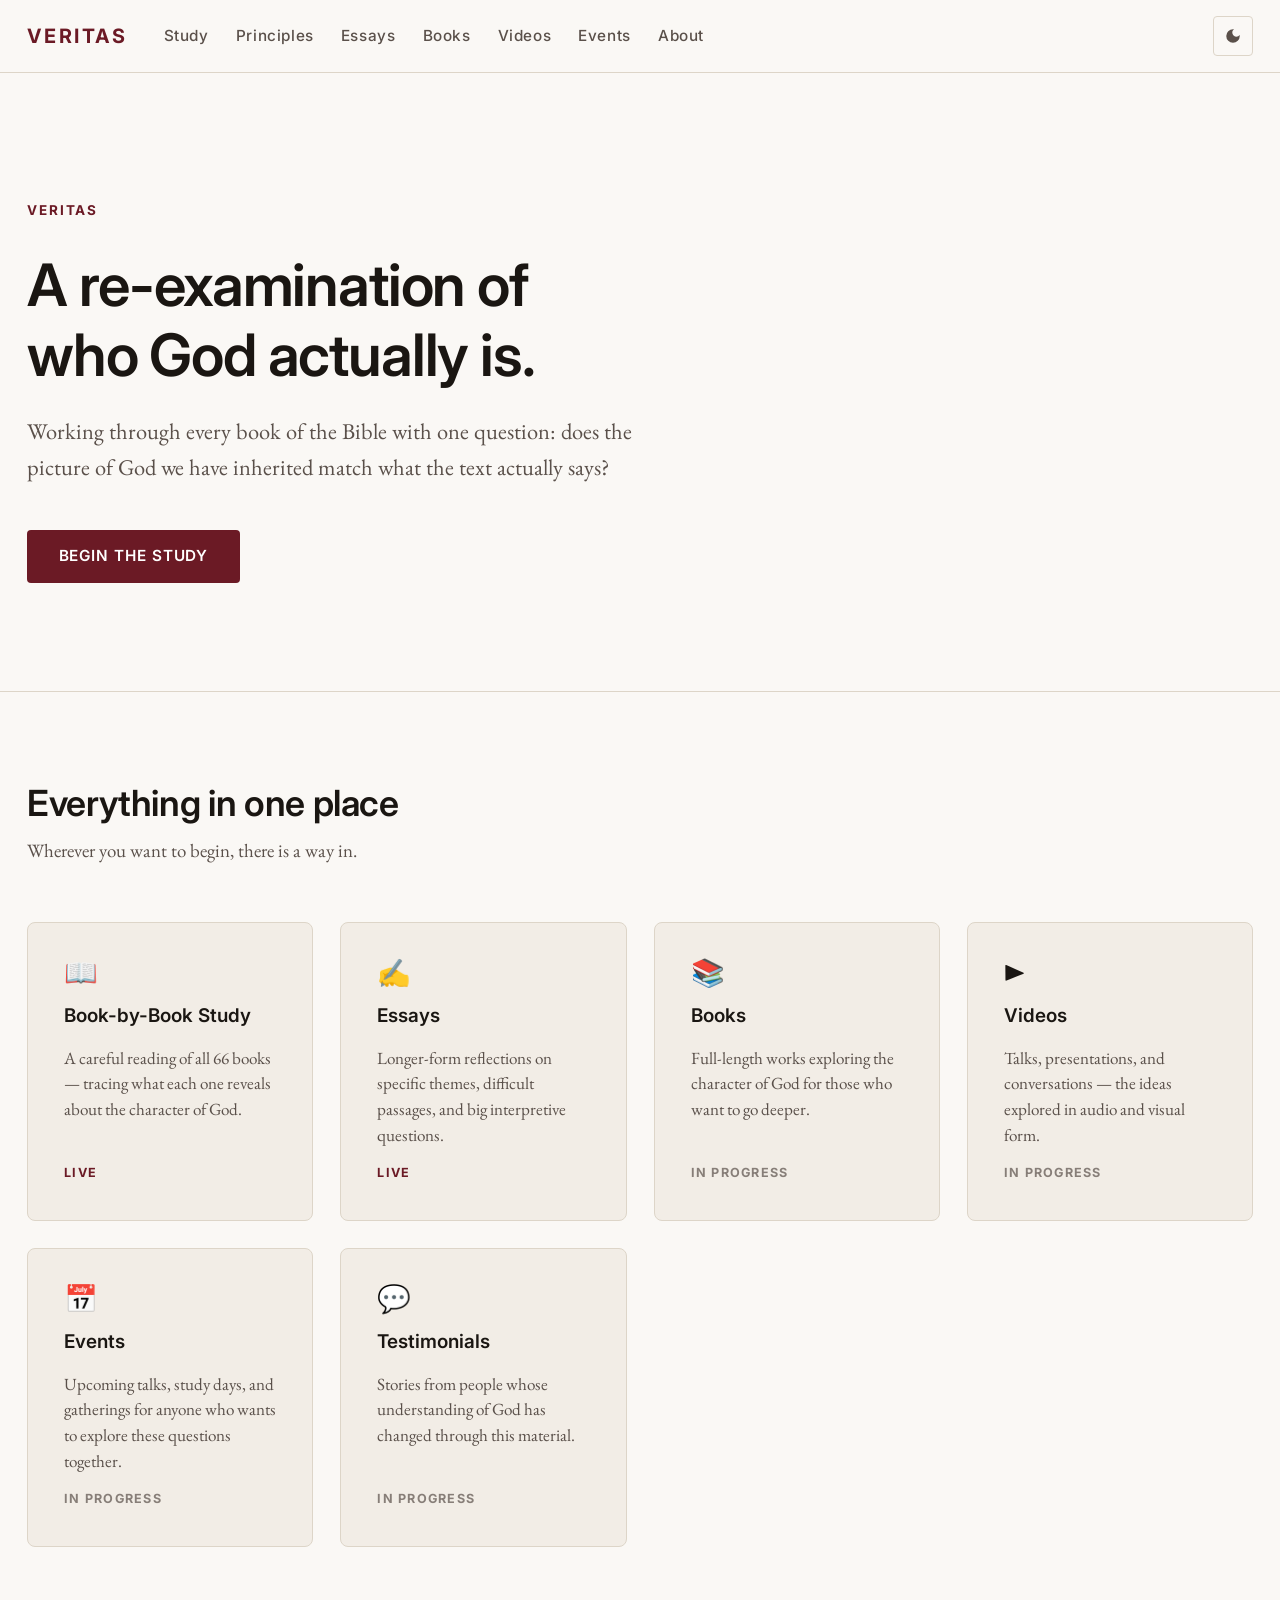
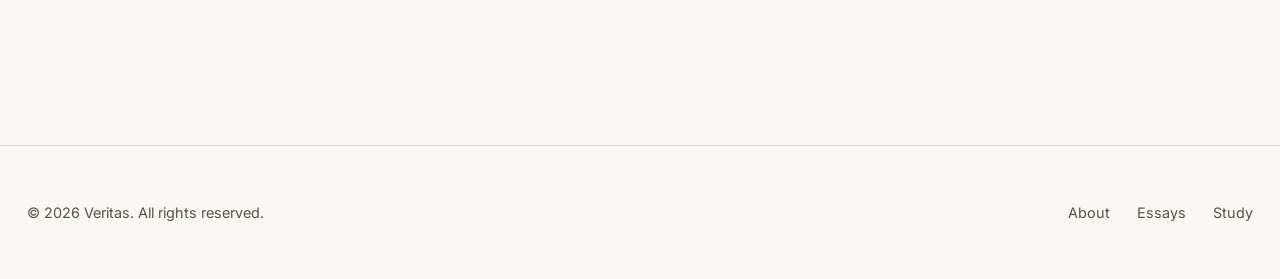
<file: site/index.html>
<!DOCTYPE html>
<html lang="en">
<head>
  <meta charset="UTF-8" />
  <meta name="viewport" content="width=device-width, initial-scale=1.0" />
  <title>Veritas — A re-examination of who God actually is</title>
  <meta name="description" content="A re-examination of who God actually is. Book-by-book exploration, essays, and resources drawn from a lifetime of study." />
  <link rel="preconnect" href="https://fonts.googleapis.com" />
  <link rel="preconnect" href="https://fonts.gstatic.com" crossorigin />
  <link href="https://fonts.googleapis.com/css2?family=EB+Garamond:ital,wght@0,400;0,500;0,700;1,400;1,500&family=Inter:wght@400;500;600;700&display=swap" rel="stylesheet" />
  <link rel="stylesheet" href="styles.css" />
  <script src="script.js" defer></script>
</head>
<body>

  <div data-site-header></div>

  <main>

    <!-- Hero -->
    <section class="hero">
      <div class="container">
        <p class="hero-eyebrow">Veritas</p>
        <h1 class="hero-title">A re-examination of<br>who God actually is.</h1>
        <p class="hero-sub">Working through every book of the Bible with one question: does the picture of God we have inherited match what the text actually says?</p>
        <a href="study/index.html" class="btn btn-primary">Begin the Study</a>
      </div>
    </section>

    <!-- Sections grid -->
    <section class="sections-grid">
      <div class="container">
        <h2>Everything in one place</h2>
        <p class="sections-intro">Wherever you want to begin, there is a way in.</p>
        <div class="cards">

          <a class="card" href="study/index.html">
            <span class="card-icon">📖</span>
            <span class="card-title">Book-by-Book Study</span>
            <span class="card-desc">A careful reading of all 66 books — tracing what each one reveals about the character of God.</span>
            <span class="card-badge live">Live</span>
          </a>

          <a class="card" href="essays/index.html">
            <span class="card-icon">✍️</span>
            <span class="card-title">Essays</span>
            <span class="card-desc">Longer-form reflections on specific themes, difficult passages, and big interpretive questions.</span>
            <span class="card-badge live">Live</span>
          </a>

          <a class="card" href="books/index.html">
            <span class="card-icon">📚</span>
            <span class="card-title">Books</span>
            <span class="card-desc">Full-length works exploring the character of God for those who want to go deeper.</span>
            <span class="card-badge">In progress</span>
          </a>

          <a class="card" href="videos/index.html">
            <span class="card-icon">▶️</span>
            <span class="card-title">Videos</span>
            <span class="card-desc">Talks, presentations, and conversations — the ideas explored in audio and visual form.</span>
            <span class="card-badge">In progress</span>
          </a>

          <a class="card" href="events/index.html">
            <span class="card-icon">📅</span>
            <span class="card-title">Events</span>
            <span class="card-desc">Upcoming talks, study days, and gatherings for anyone who wants to explore these questions together.</span>
            <span class="card-badge">In progress</span>
          </a>

          <a class="card" href="testimonials/index.html">
            <span class="card-icon">💬</span>
            <span class="card-title">Testimonials</span>
            <span class="card-desc">Stories from people whose understanding of God has changed through this material.</span>
            <span class="card-badge">In progress</span>
          </a>

        </div>
      </div>
    </section>

  </main>

  <div data-site-footer></div>

</body>
</html>
</file>
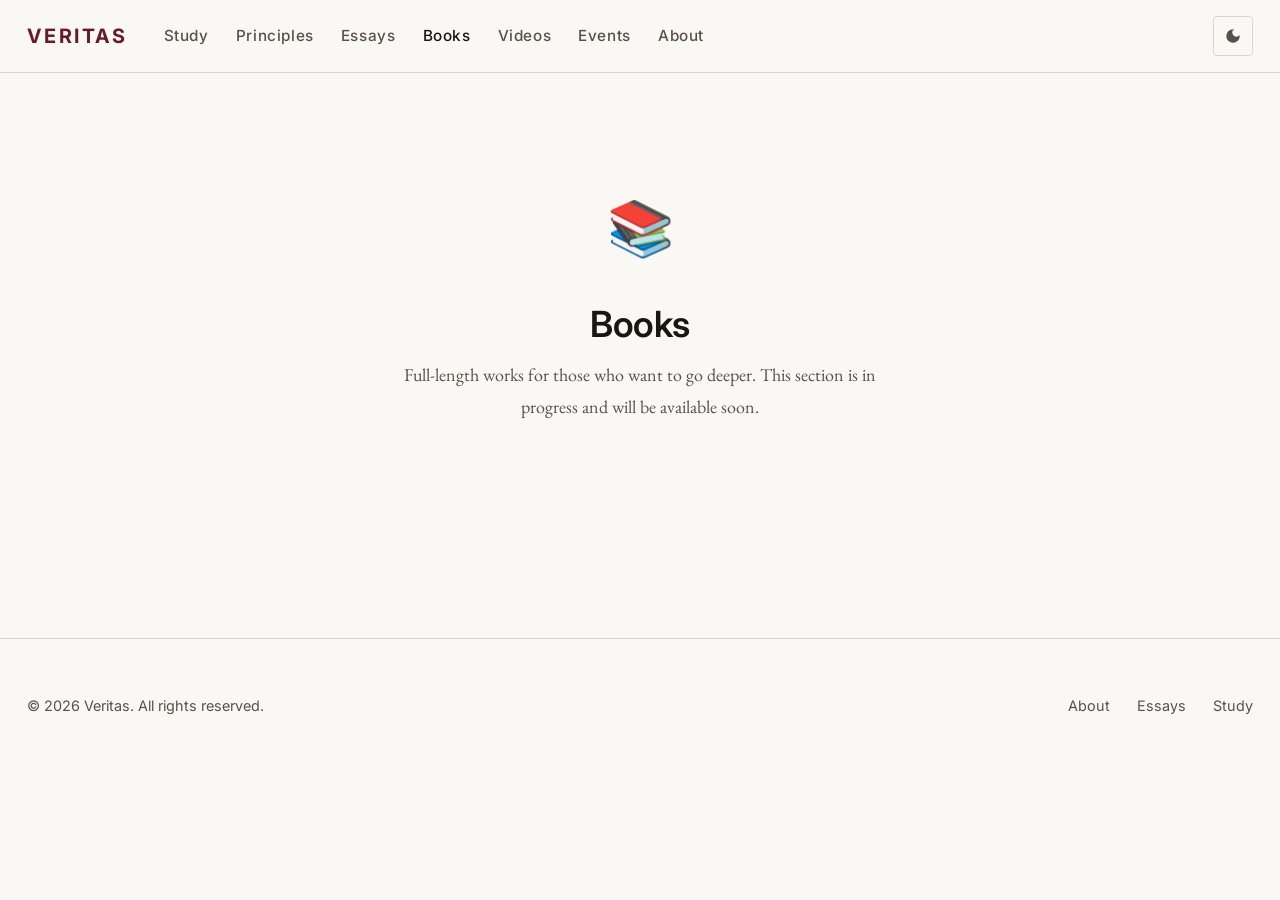
<file: site/books/index.html>
<!DOCTYPE html>
<html lang="en">
<head>
  <meta charset="UTF-8" />
  <meta name="viewport" content="width=device-width, initial-scale=1.0" />
  <title>Books — Veritas</title>
  <meta name="description" content="Full-length books exploring the character of God. Coming soon." />
  <link rel="preconnect" href="https://fonts.googleapis.com" />
  <link rel="preconnect" href="https://fonts.gstatic.com" crossorigin />
  <link href="https://fonts.googleapis.com/css2?family=EB+Garamond:ital,wght@0,400;0,500;0,700;1,400;1,500&family=Inter:wght@400;500;600;700&display=swap" rel="stylesheet" />
  <link rel="stylesheet" href="../styles.css" />
  <script src="../script.js" defer></script>
</head>
<body>

  <div data-site-header></div>

  <main>
    <div class="scaffold-wrap">
      <div class="container">
        <div class="scaffold-icon">📚</div>
        <h2>Books</h2>
        <p>Full-length works for those who want to go deeper. This section is in progress and will be available soon.</p>
      </div>
    </div>
  </main>

  <div data-site-footer></div>

</body>
</html>
</file>
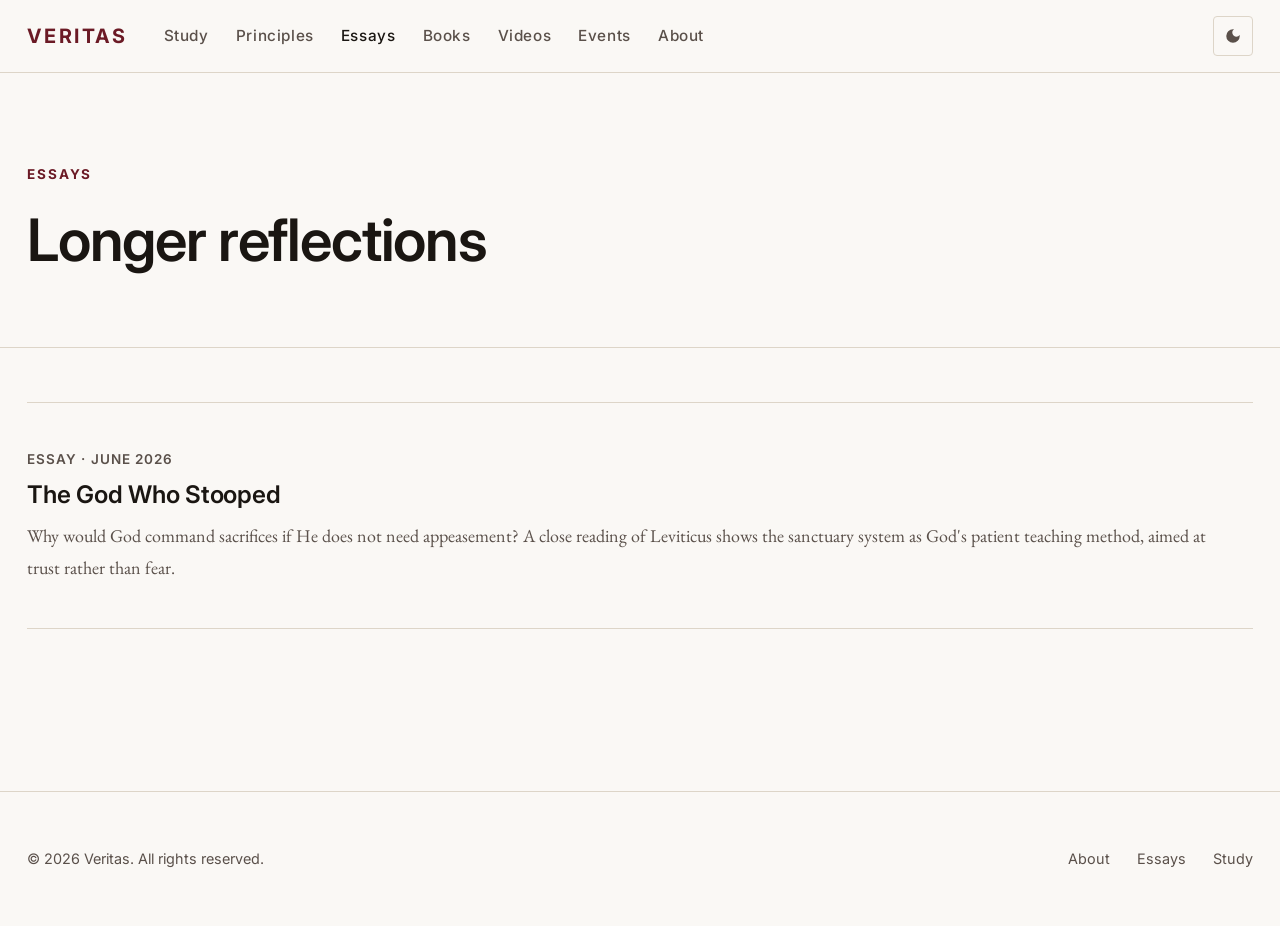
<file: site/essays/index.html>
<!DOCTYPE html>
<html lang="en">
<head>
  <meta charset="UTF-8" />
  <meta name="viewport" content="width=device-width, initial-scale=1.0" />
  <title>Essays — Veritas</title>
  <meta name="description" content="Longer-form reflections on specific themes, difficult passages, and the big interpretive questions." />
  <link rel="preconnect" href="https://fonts.googleapis.com" />
  <link rel="preconnect" href="https://fonts.gstatic.com" crossorigin />
  <link href="https://fonts.googleapis.com/css2?family=EB+Garamond:ital,wght@0,400;0,500;0,700;1,400;1,500&family=Inter:wght@400;500;600;700&display=swap" rel="stylesheet" />
  <link rel="stylesheet" href="../styles.css" />
  <script src="../script.js" defer></script>
</head>
<body>

  <div data-site-header></div>

  <main>
    <div class="page-header">
      <div class="container">
        <p class="eyebrow">Essays</p>
        <h1>Longer reflections</h1>
      </div>
    </div>

    <div class="essays-list">
      <div class="container">

        <div class="essay-item">
          <div>
            <p class="essay-meta">Essay · June 2026</p>
            <h2 class="essay-title"><a href="the-god-who-stooped.html">The God Who Stooped</a></h2>
            <p class="essay-excerpt">Why would God command sacrifices if He does not need appeasement? A close reading of Leviticus shows the sanctuary system as God's patient teaching method, aimed at trust rather than fear.</p>
          </div>
        </div>

      </div>
    </div>
  </main>

  <div data-site-footer></div>

</body>
</html>
</file>
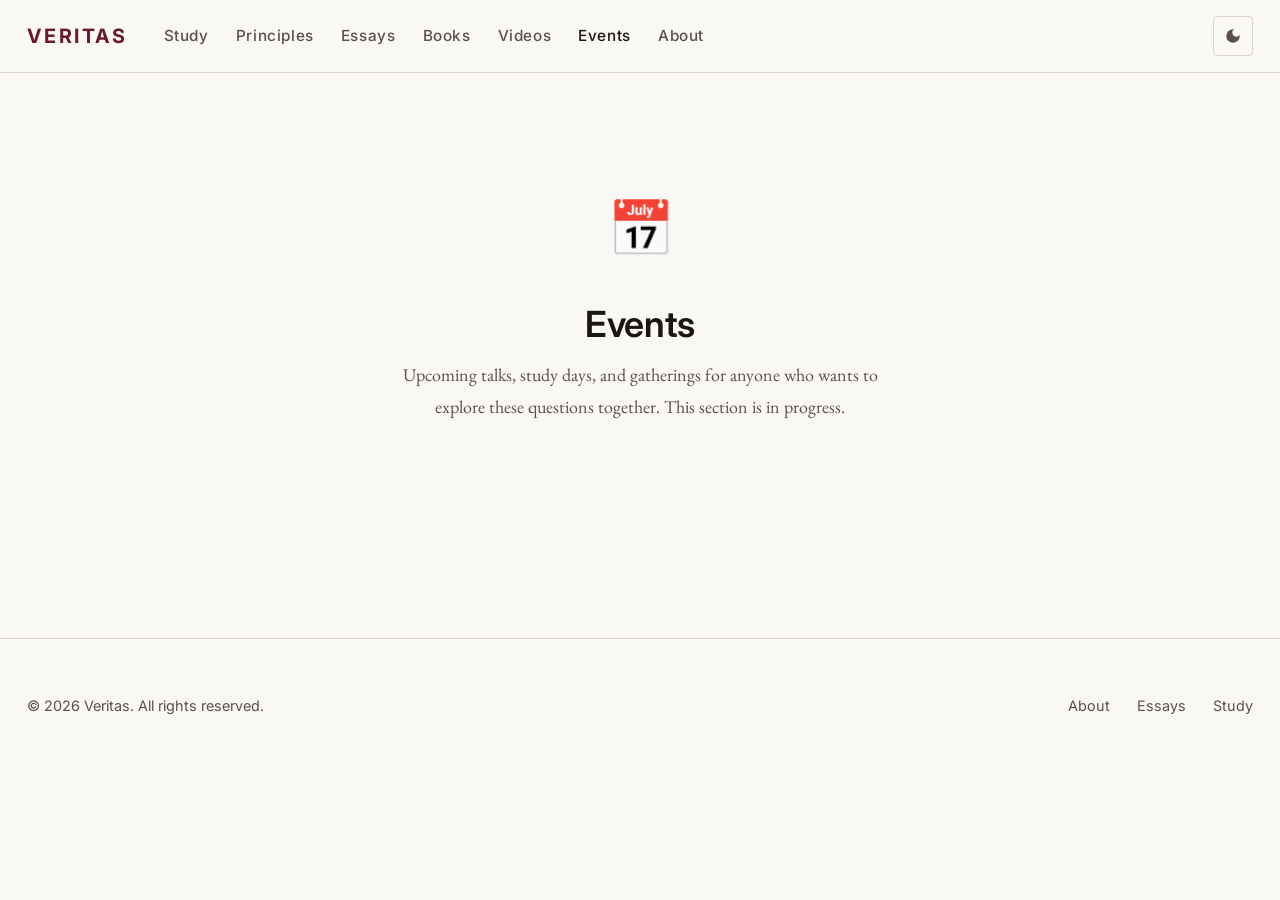
<file: site/events/index.html>
<!DOCTYPE html>
<html lang="en">
<head>
  <meta charset="UTF-8" />
  <meta name="viewport" content="width=device-width, initial-scale=1.0" />
  <title>Events — Veritas</title>
  <meta name="description" content="Upcoming talks, study days, and gatherings. Coming soon." />
  <link rel="preconnect" href="https://fonts.googleapis.com" />
  <link rel="preconnect" href="https://fonts.gstatic.com" crossorigin />
  <link href="https://fonts.googleapis.com/css2?family=EB+Garamond:ital,wght@0,400;0,500;0,700;1,400;1,500&family=Inter:wght@400;500;600;700&display=swap" rel="stylesheet" />
  <link rel="stylesheet" href="../styles.css" />
  <script src="../script.js" defer></script>
</head>
<body>

  <div data-site-header></div>

  <main>
    <div class="scaffold-wrap">
      <div class="container">
        <div class="scaffold-icon">📅</div>
        <h2>Events</h2>
        <p>Upcoming talks, study days, and gatherings for anyone who wants to explore these questions together. This section is in progress.</p>
      </div>
    </div>
  </main>

  <div data-site-footer></div>

</body>
</html>
</file>
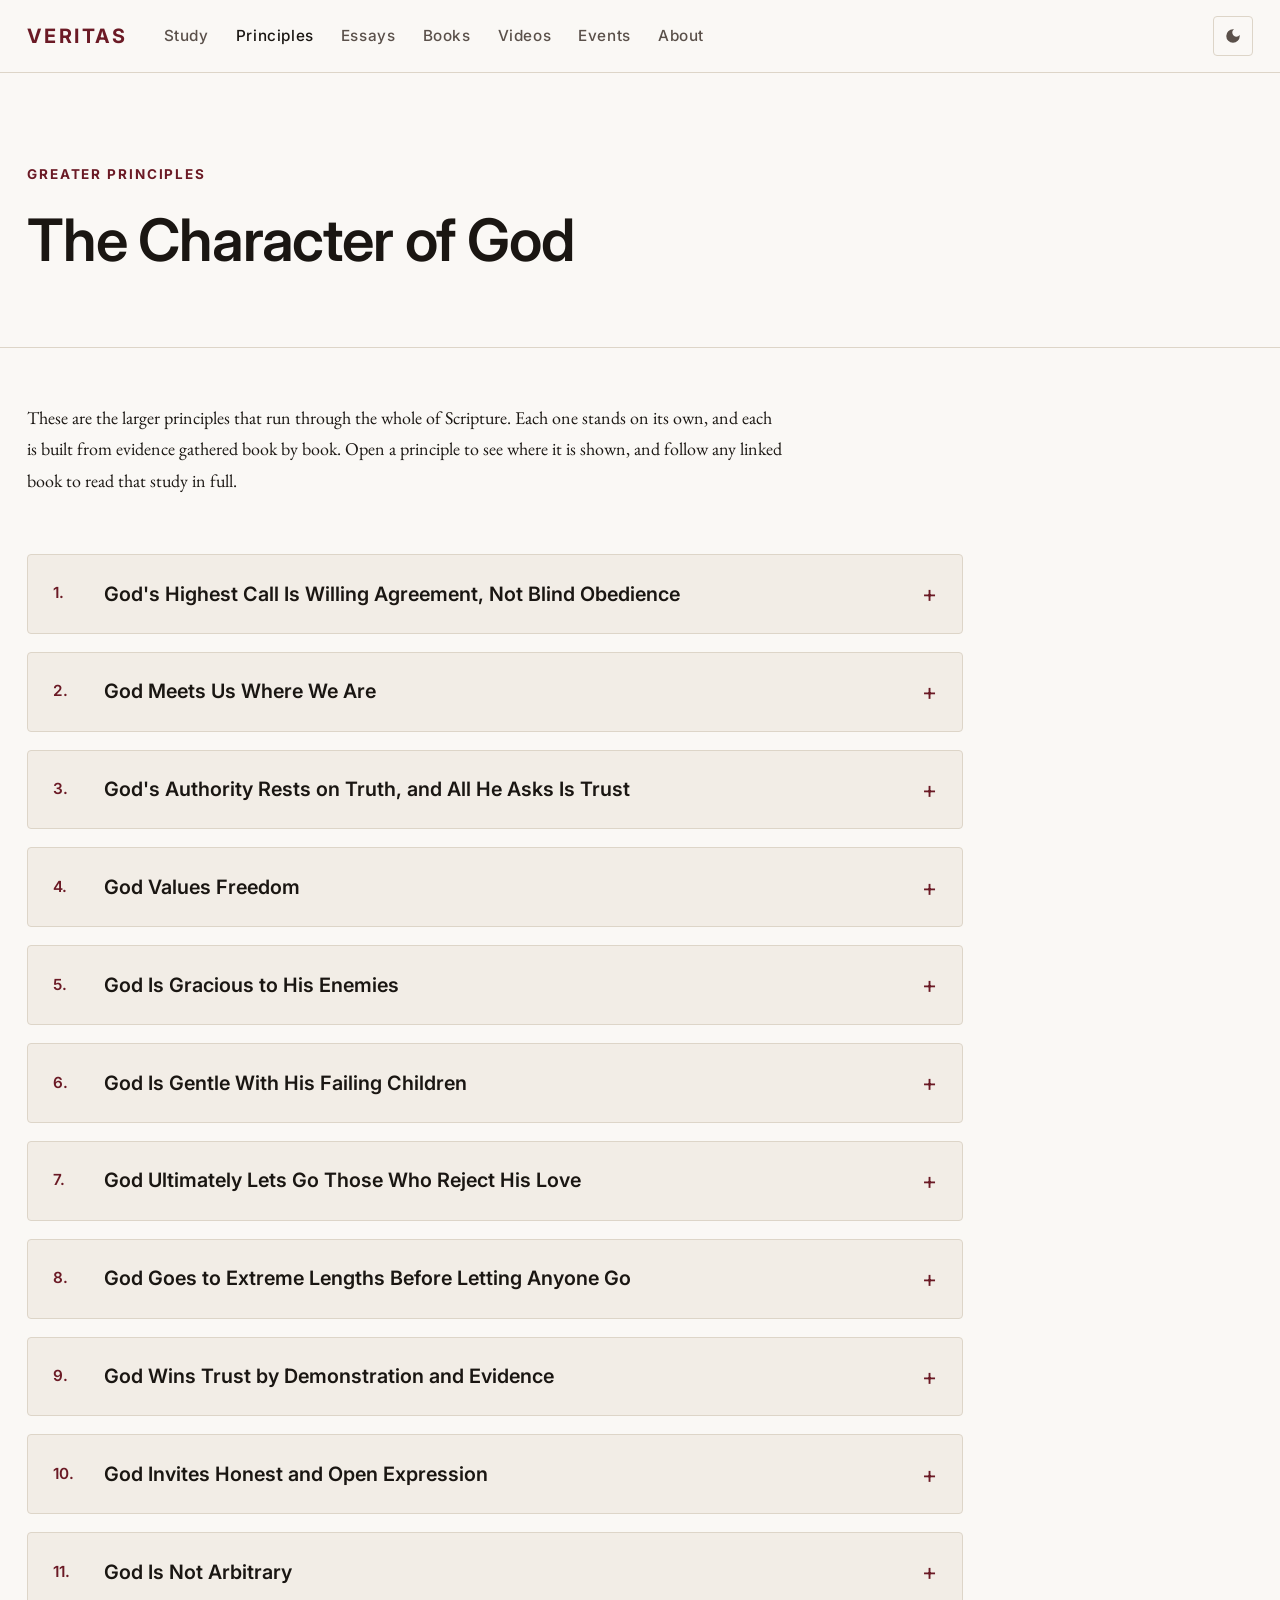
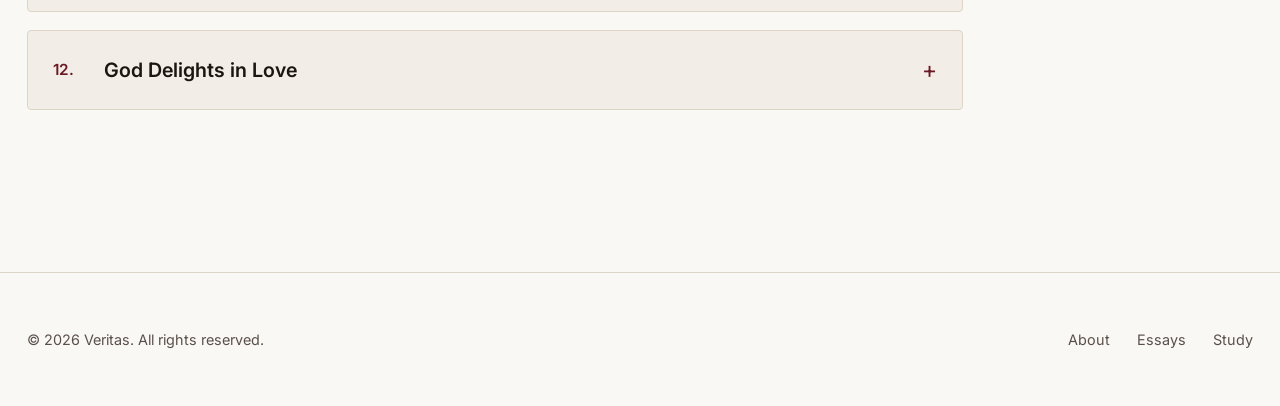
<file: site/principles/index.html>
<!DOCTYPE html>
<html lang="en">
<head>
  <meta charset="UTF-8" />
  <meta name="viewport" content="width=device-width, initial-scale=1.0" />
  <title>Greater Principles — Veritas</title>
  <meta name="description" content="The larger principles about the character of God that run through the whole of Scripture, with the evidence for each one gathered from book after book." />
  <link rel="preconnect" href="https://fonts.googleapis.com" />
  <link rel="preconnect" href="https://fonts.gstatic.com" crossorigin />
  <link href="https://fonts.googleapis.com/css2?family=EB+Garamond:ital,wght@0,400;0,500;0,700;1,400;1,500&family=Inter:wght@400;500;600;700&display=swap" rel="stylesheet" />
  <link rel="stylesheet" href="../styles.css" />
  <script src="../script.js" defer></script>
</head>
<body>

  <div data-site-header></div>

  <main>
    <div class="page-header">
      <div class="container">
        <p class="eyebrow">Greater Principles</p>
        <h1>The Character of God</h1>
      </div>
    </div>

    <div class="container">
      <div class="study-intro">
        <p>These are the larger principles that run through the whole of Scripture. Each one stands on its own, and each is built from evidence gathered book by book. Open a principle to see where it is shown, and follow any linked book to read that study in full.</p>
        <p class="principles-focus" data-principles-focus hidden></p>
      </div>

      <div class="principles-list" data-principles-list>
        <p>Loading principles...</p>
      </div>
    </div>
  </main>

  <div data-site-footer></div>

</body>
</html>
</file>
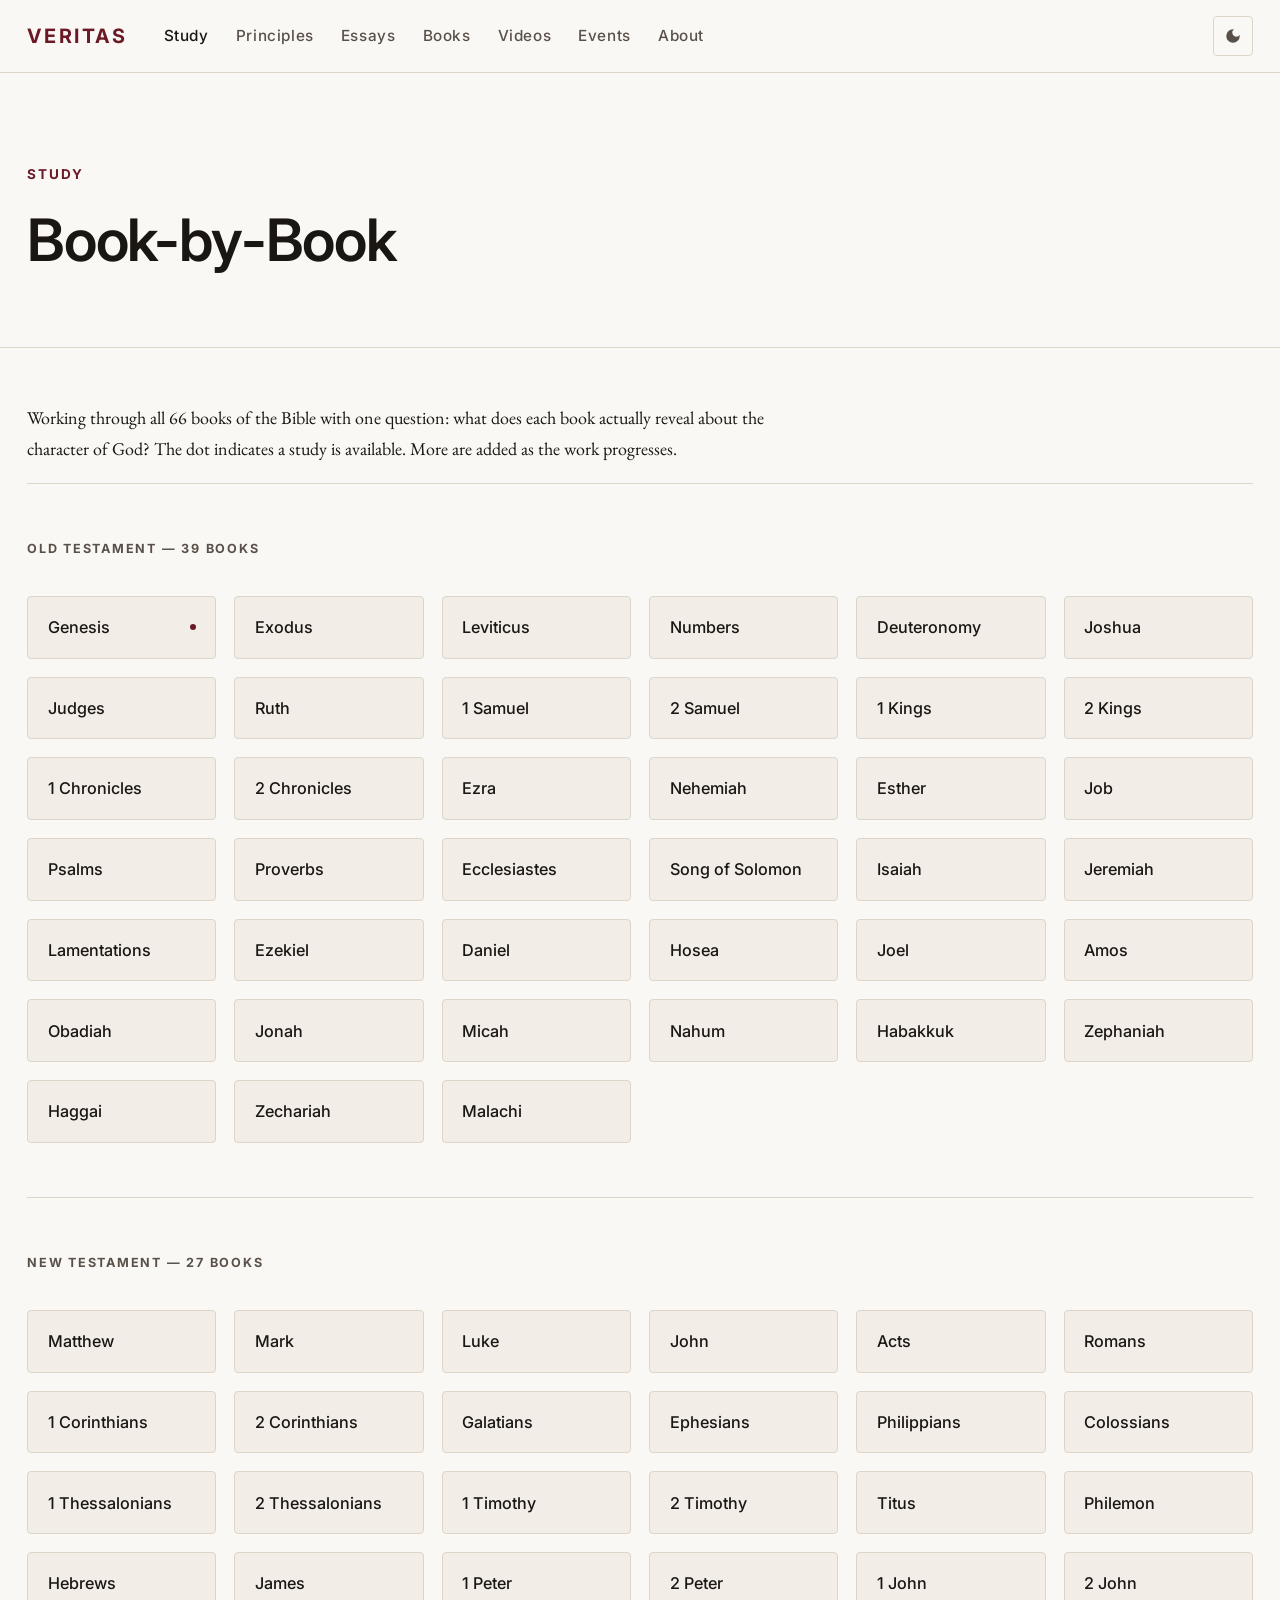
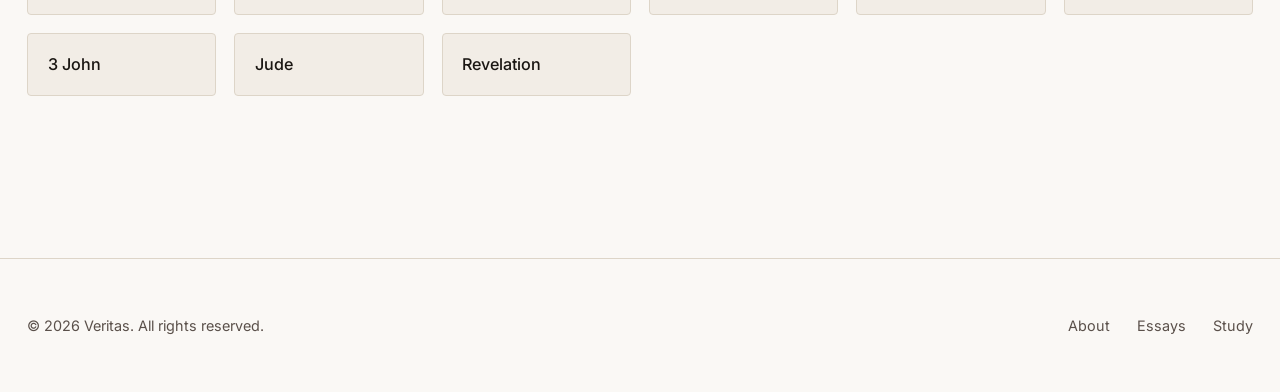
<file: site/study/index.html>
<!DOCTYPE html>
<html lang="en">
<head>
  <meta charset="UTF-8" />
  <meta name="viewport" content="width=device-width, initial-scale=1.0" />
  <title>Book-by-Book Study — Veritas</title>
  <meta name="description" content="A careful reading of all 66 books of the Bible, tracing what each one reveals about the character of God." />
  <link rel="preconnect" href="https://fonts.googleapis.com" />
  <link rel="preconnect" href="https://fonts.gstatic.com" crossorigin />
  <link href="https://fonts.googleapis.com/css2?family=EB+Garamond:ital,wght@0,400;0,500;0,700;1,400;1,500&family=Inter:wght@400;500;600;700&display=swap" rel="stylesheet" />
  <link rel="stylesheet" href="../styles.css" />
  <script src="../script.js" defer></script>
</head>
<body>

  <div data-site-header></div>

  <main>
    <div class="page-header">
      <div class="container">
        <p class="eyebrow">Study</p>
        <h1>Book-by-Book</h1>
      </div>
    </div>

    <div class="container">
      <div class="study-intro">
        <p>Working through all 66 books of the Bible with one question: what does each book actually reveal about the character of God? The dot indicates a study is available. More are added as the work progresses.</p>
      </div>
    </div>

    <!-- Old Testament -->
    <div class="container">
      <div class="testament-block">
        <p class="testament-label">Old Testament — 39 books</p>
        <div class="book-grid">

          <!-- Law -->
          <a class="book-item available" href="book.html?book=genesis">Genesis</a>
          <span class="book-item">Exodus</span>
          <span class="book-item">Leviticus</span>
          <span class="book-item">Numbers</span>
          <span class="book-item">Deuteronomy</span>

          <!-- History -->
          <span class="book-item">Joshua</span>
          <span class="book-item">Judges</span>
          <span class="book-item">Ruth</span>
          <span class="book-item">1 Samuel</span>
          <span class="book-item">2 Samuel</span>
          <span class="book-item">1 Kings</span>
          <span class="book-item">2 Kings</span>
          <span class="book-item">1 Chronicles</span>
          <span class="book-item">2 Chronicles</span>
          <span class="book-item">Ezra</span>
          <span class="book-item">Nehemiah</span>
          <span class="book-item">Esther</span>

          <!-- Poetry -->
          <span class="book-item">Job</span>
          <span class="book-item">Psalms</span>
          <span class="book-item">Proverbs</span>
          <span class="book-item">Ecclesiastes</span>
          <span class="book-item">Song of Solomon</span>

          <!-- Major Prophets -->
          <span class="book-item">Isaiah</span>
          <span class="book-item">Jeremiah</span>
          <span class="book-item">Lamentations</span>
          <span class="book-item">Ezekiel</span>
          <span class="book-item">Daniel</span>

          <!-- Minor Prophets -->
          <span class="book-item">Hosea</span>
          <span class="book-item">Joel</span>
          <span class="book-item">Amos</span>
          <span class="book-item">Obadiah</span>
          <span class="book-item">Jonah</span>
          <span class="book-item">Micah</span>
          <span class="book-item">Nahum</span>
          <span class="book-item">Habakkuk</span>
          <span class="book-item">Zephaniah</span>
          <span class="book-item">Haggai</span>
          <span class="book-item">Zechariah</span>
          <span class="book-item">Malachi</span>

        </div>
      </div>

      <!-- New Testament -->
      <div class="testament-block">
        <p class="testament-label">New Testament — 27 books</p>
        <div class="book-grid">

          <!-- Gospels -->
          <span class="book-item">Matthew</span>
          <span class="book-item">Mark</span>
          <span class="book-item">Luke</span>
          <span class="book-item">John</span>

          <!-- History -->
          <span class="book-item">Acts</span>

          <!-- Paul's Letters -->
          <span class="book-item">Romans</span>
          <span class="book-item">1 Corinthians</span>
          <span class="book-item">2 Corinthians</span>
          <span class="book-item">Galatians</span>
          <span class="book-item">Ephesians</span>
          <span class="book-item">Philippians</span>
          <span class="book-item">Colossians</span>
          <span class="book-item">1 Thessalonians</span>
          <span class="book-item">2 Thessalonians</span>
          <span class="book-item">1 Timothy</span>
          <span class="book-item">2 Timothy</span>
          <span class="book-item">Titus</span>
          <span class="book-item">Philemon</span>

          <!-- General Letters -->
          <span class="book-item">Hebrews</span>
          <span class="book-item">James</span>
          <span class="book-item">1 Peter</span>
          <span class="book-item">2 Peter</span>
          <span class="book-item">1 John</span>
          <span class="book-item">2 John</span>
          <span class="book-item">3 John</span>
          <span class="book-item">Jude</span>

          <!-- Prophecy -->
          <span class="book-item">Revelation</span>

        </div>
      </div>
    </div>

  </main>

  <div data-site-footer></div>

</body>
</html>
</file>
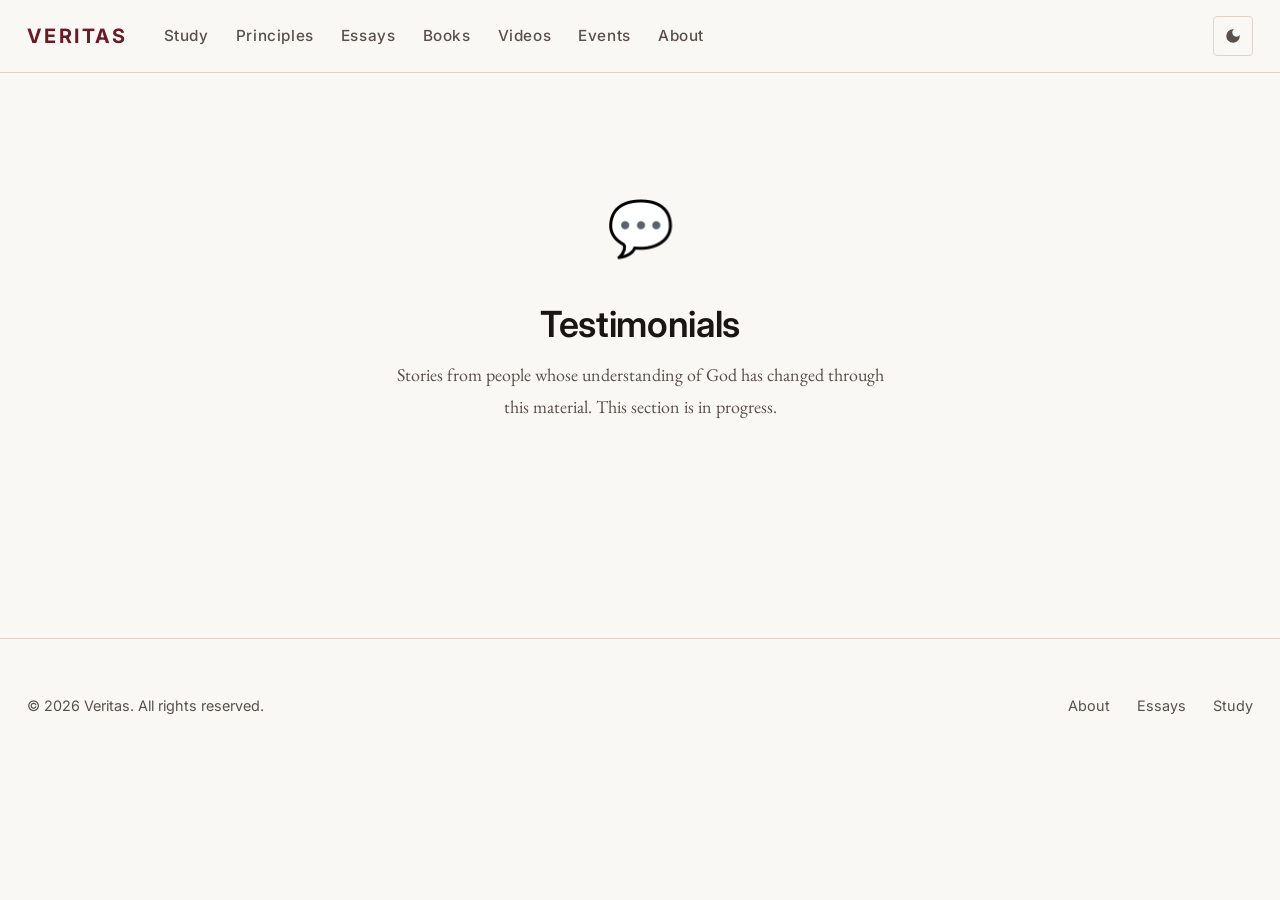
<file: site/testimonials/index.html>
<!DOCTYPE html>
<html lang="en">
<head>
  <meta charset="UTF-8" />
  <meta name="viewport" content="width=device-width, initial-scale=1.0" />
  <title>Testimonials — Veritas</title>
  <meta name="description" content="Stories from people whose understanding of God has changed through this material. Coming soon." />
  <link rel="preconnect" href="https://fonts.googleapis.com" />
  <link rel="preconnect" href="https://fonts.gstatic.com" crossorigin />
  <link href="https://fonts.googleapis.com/css2?family=EB+Garamond:ital,wght@0,400;0,500;0,700;1,400;1,500&family=Inter:wght@400;500;600;700&display=swap" rel="stylesheet" />
  <link rel="stylesheet" href="../styles.css" />
  <script src="../script.js" defer></script>
</head>
<body>

  <div data-site-header></div>

  <main>
    <div class="scaffold-wrap">
      <div class="container">
        <div class="scaffold-icon">💬</div>
        <h2>Testimonials</h2>
        <p>Stories from people whose understanding of God has changed through this material. This section is in progress.</p>
      </div>
    </div>
  </main>

  <div data-site-footer></div>

</body>
</html>
</file>
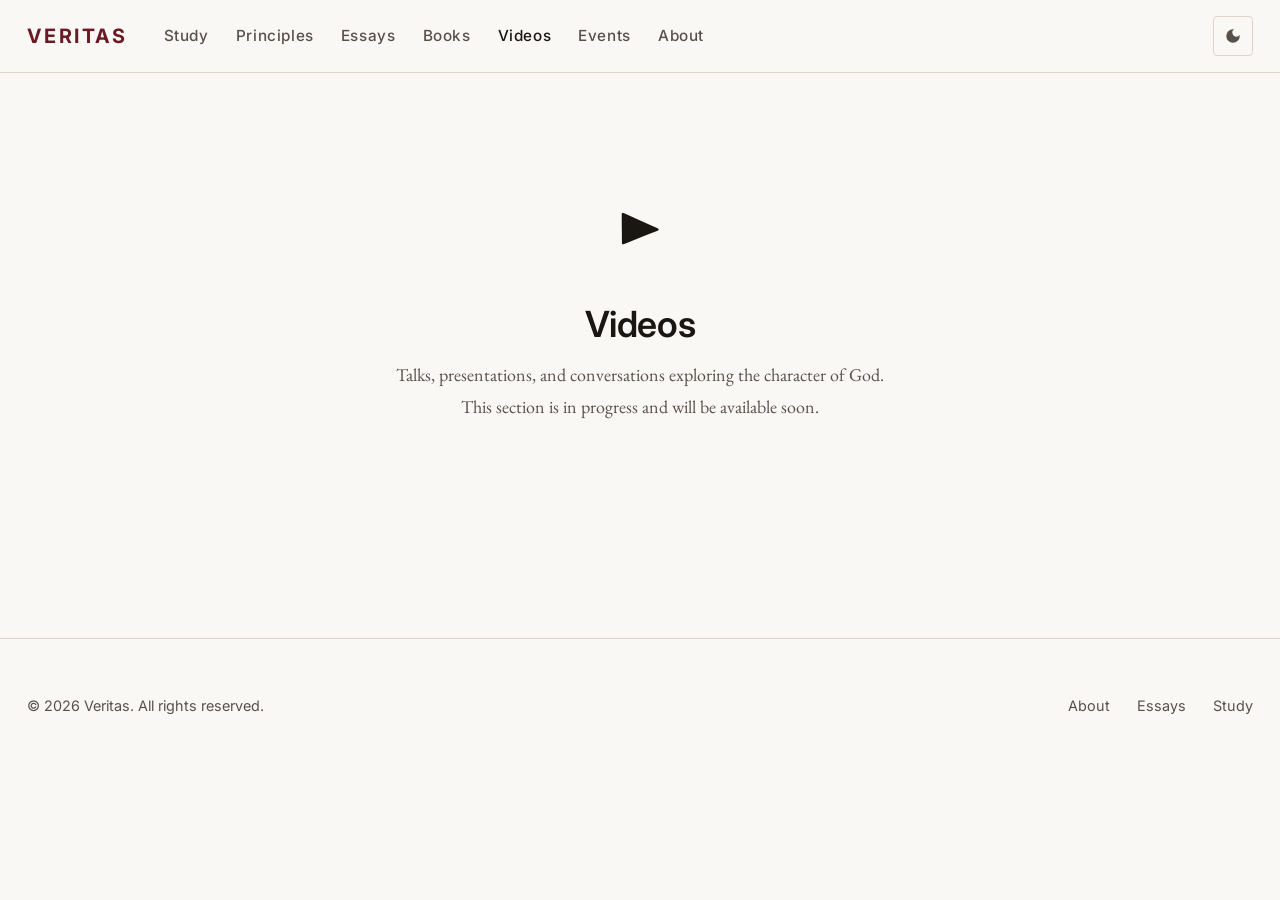
<file: site/videos/index.html>
<!DOCTYPE html>
<html lang="en">
<head>
  <meta charset="UTF-8" />
  <meta name="viewport" content="width=device-width, initial-scale=1.0" />
  <title>Videos — Veritas</title>
  <meta name="description" content="Talks, presentations, and conversations. Coming soon." />
  <link rel="preconnect" href="https://fonts.googleapis.com" />
  <link rel="preconnect" href="https://fonts.gstatic.com" crossorigin />
  <link href="https://fonts.googleapis.com/css2?family=EB+Garamond:ital,wght@0,400;0,500;0,700;1,400;1,500&family=Inter:wght@400;500;600;700&display=swap" rel="stylesheet" />
  <link rel="stylesheet" href="../styles.css" />
  <script src="../script.js" defer></script>
</head>
<body>

  <div data-site-header></div>

  <main>
    <div class="scaffold-wrap">
      <div class="container">
        <div class="scaffold-icon">▶️</div>
        <h2>Videos</h2>
        <p>Talks, presentations, and conversations exploring the character of God. This section is in progress and will be available soon.</p>
      </div>
    </div>
  </main>

  <div data-site-footer></div>

</body>
</html>
</file>
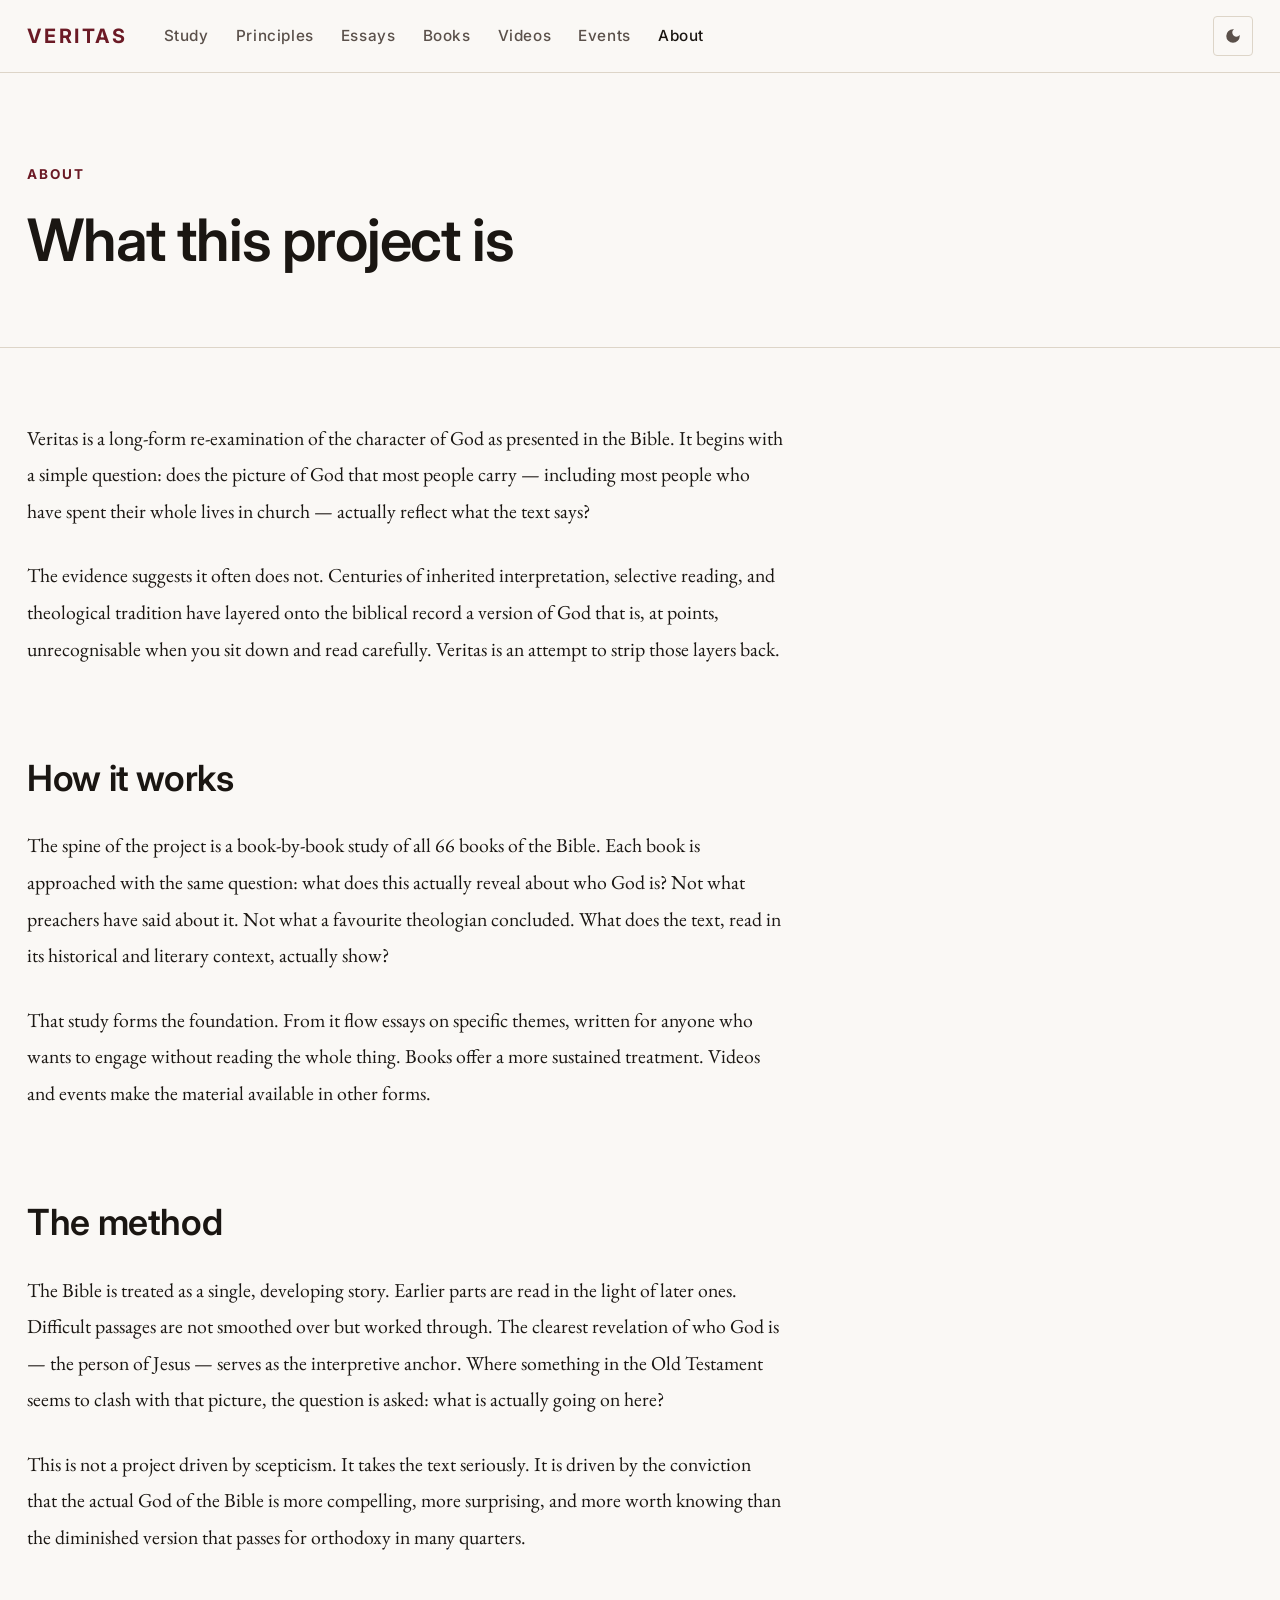
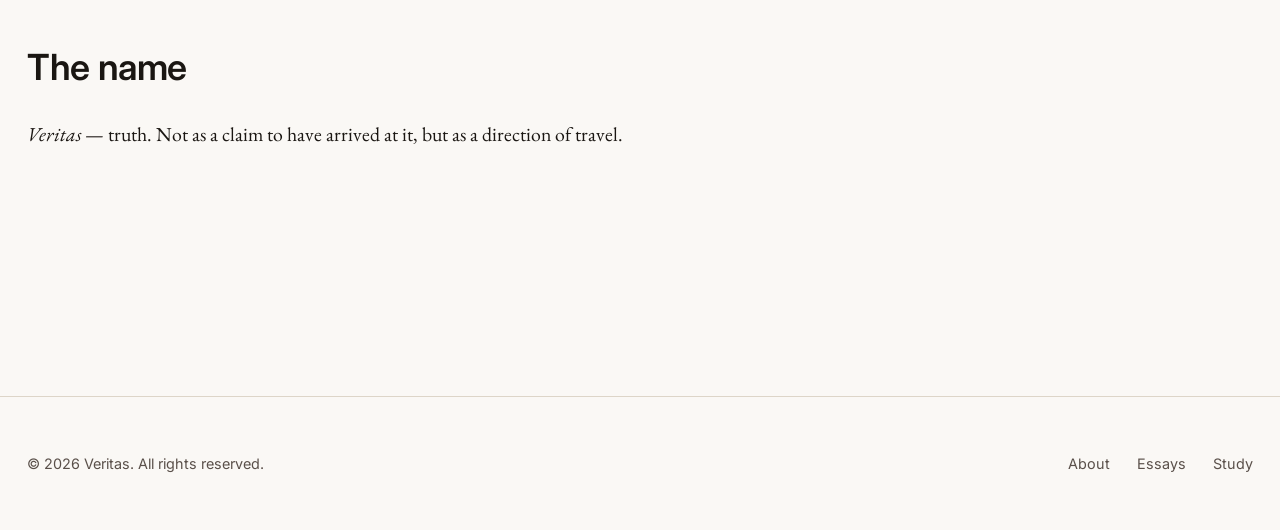
<file: site/about.html>
<!DOCTYPE html>
<html lang="en">
<head>
  <meta charset="UTF-8" />
  <meta name="viewport" content="width=device-width, initial-scale=1.0" />
  <title>About — Veritas</title>
  <meta name="description" content="What Veritas is, where it comes from, and what it is trying to do." />
  <link rel="preconnect" href="https://fonts.googleapis.com" />
  <link rel="preconnect" href="https://fonts.gstatic.com" crossorigin />
  <link href="https://fonts.googleapis.com/css2?family=EB+Garamond:ital,wght@0,400;0,500;0,700;1,400;1,500&family=Inter:wght@400;500;600;700&display=swap" rel="stylesheet" />
  <link rel="stylesheet" href="styles.css" />
  <script src="script.js" defer></script>
</head>
<body>

  <div data-site-header></div>

  <main>
    <div class="page-header">
      <div class="container">
        <p class="eyebrow">About</p>
        <h1>What this project is</h1>
      </div>
    </div>

    <div class="about-wrap">
      <div class="container">
        <div class="about-body">

          <p>Veritas is a long-form re-examination of the character of God as presented in the Bible. It begins with a simple question: does the picture of God that most people carry — including most people who have spent their whole lives in church — actually reflect what the text says?</p>

          <p>The evidence suggests it often does not. Centuries of inherited interpretation, selective reading, and theological tradition have layered onto the biblical record a version of God that is, at points, unrecognisable when you sit down and read carefully. Veritas is an attempt to strip those layers back.</p>

          <h2>How it works</h2>

          <p>The spine of the project is a book-by-book study of all 66 books of the Bible. Each book is approached with the same question: what does this actually reveal about who God is? Not what preachers have said about it. Not what a favourite theologian concluded. What does the text, read in its historical and literary context, actually show?</p>

          <p>That study forms the foundation. From it flow essays on specific themes, written for anyone who wants to engage without reading the whole thing. Books offer a more sustained treatment. Videos and events make the material available in other forms.</p>

          <h2>The method</h2>

          <p>The Bible is treated as a single, developing story. Earlier parts are read in the light of later ones. Difficult passages are not smoothed over but worked through. The clearest revelation of who God is — the person of Jesus — serves as the interpretive anchor. Where something in the Old Testament seems to clash with that picture, the question is asked: what is actually going on here?</p>

          <p>This is not a project driven by scepticism. It takes the text seriously. It is driven by the conviction that the actual God of the Bible is more compelling, more surprising, and more worth knowing than the diminished version that passes for orthodoxy in many quarters.</p>

          <h2>The name</h2>

          <p><em>Veritas</em> — truth. Not as a claim to have arrived at it, but as a direction of travel.</p>

        </div>
      </div>
    </div>
  </main>

  <div data-site-footer></div>

</body>
</html>
</file>
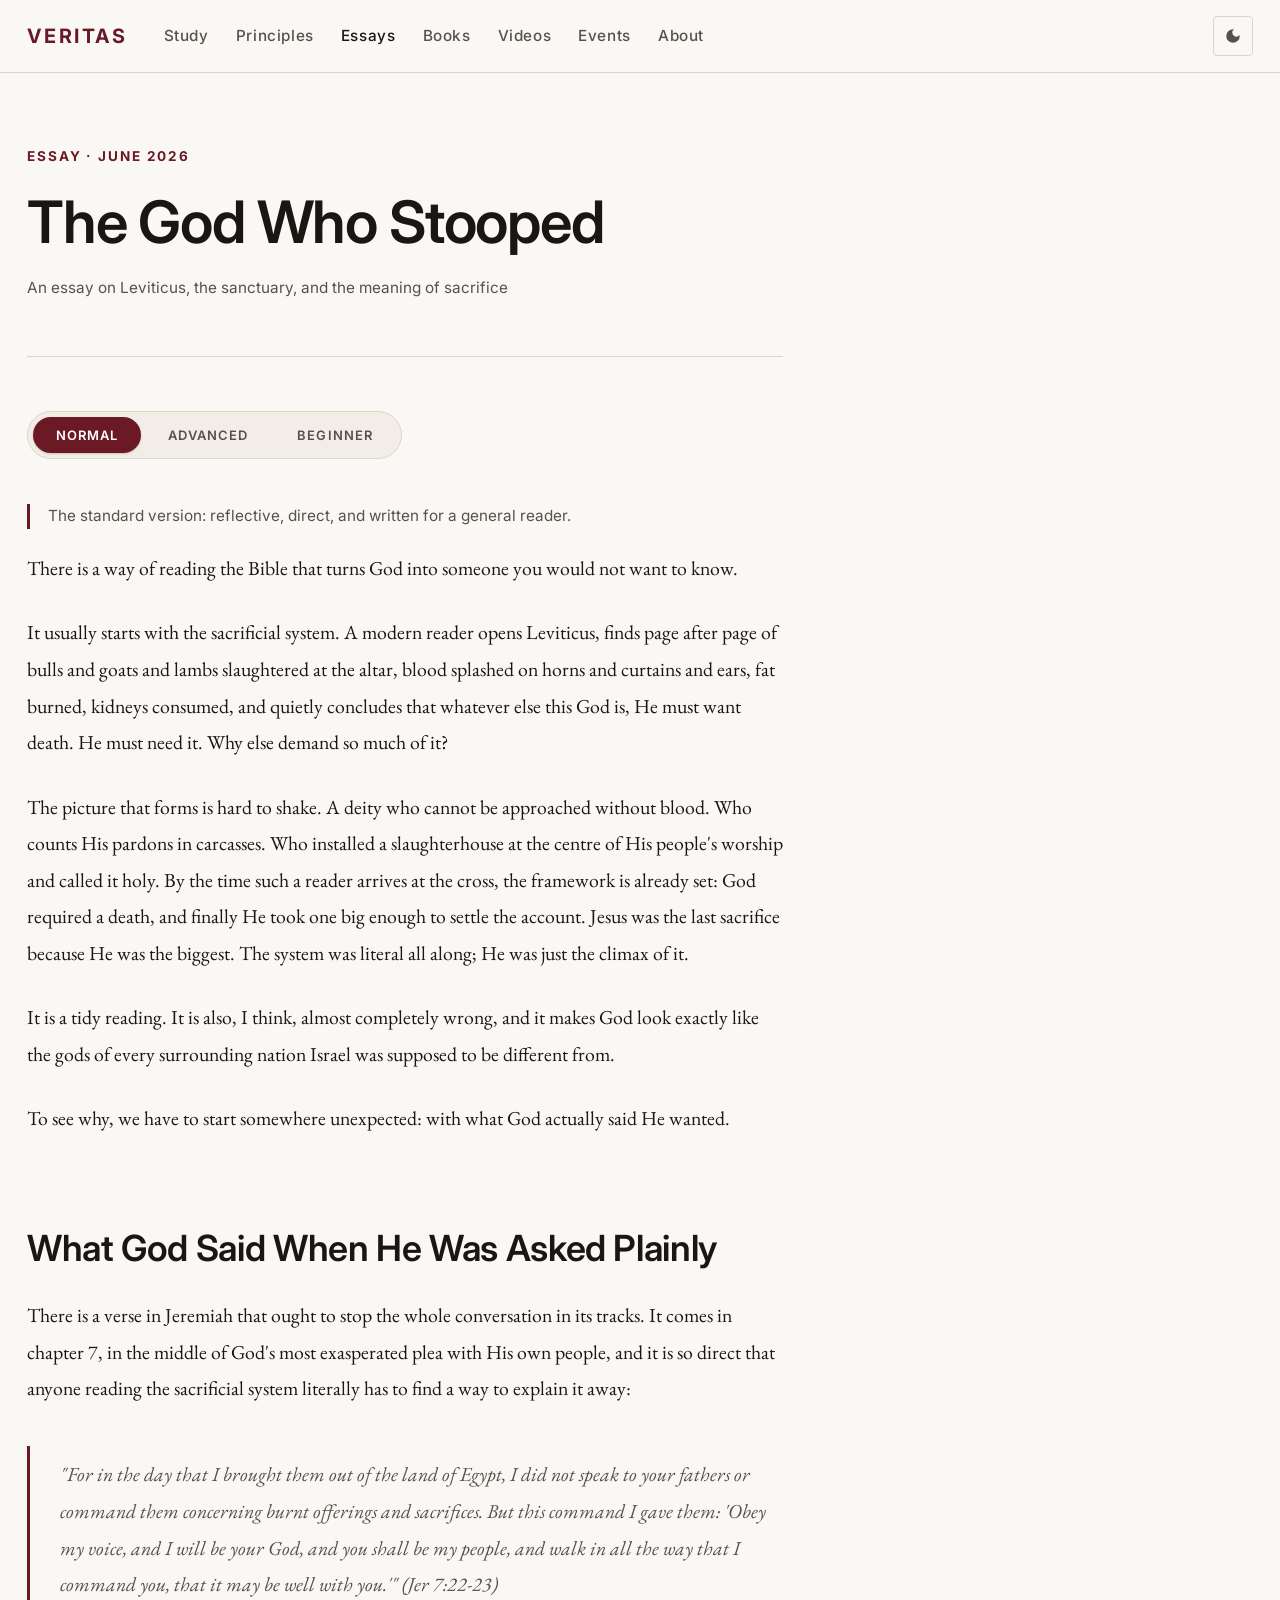
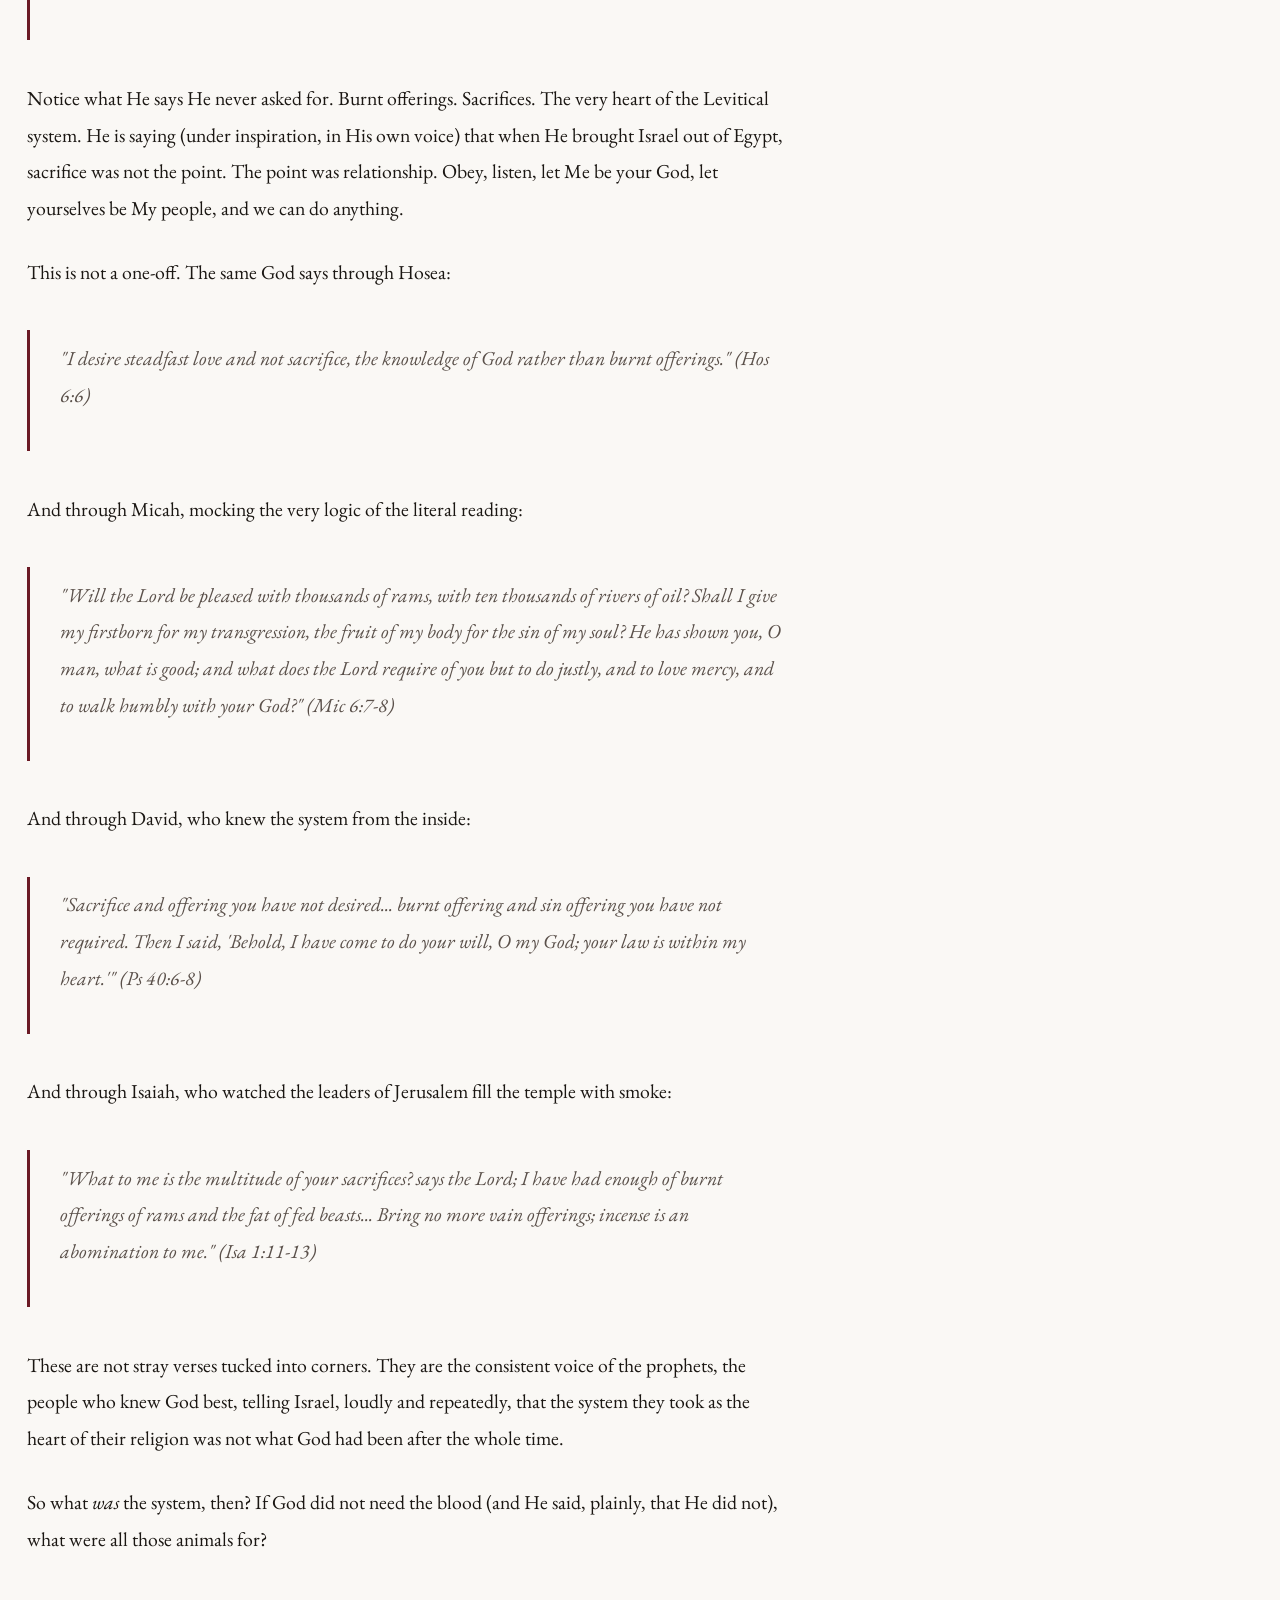
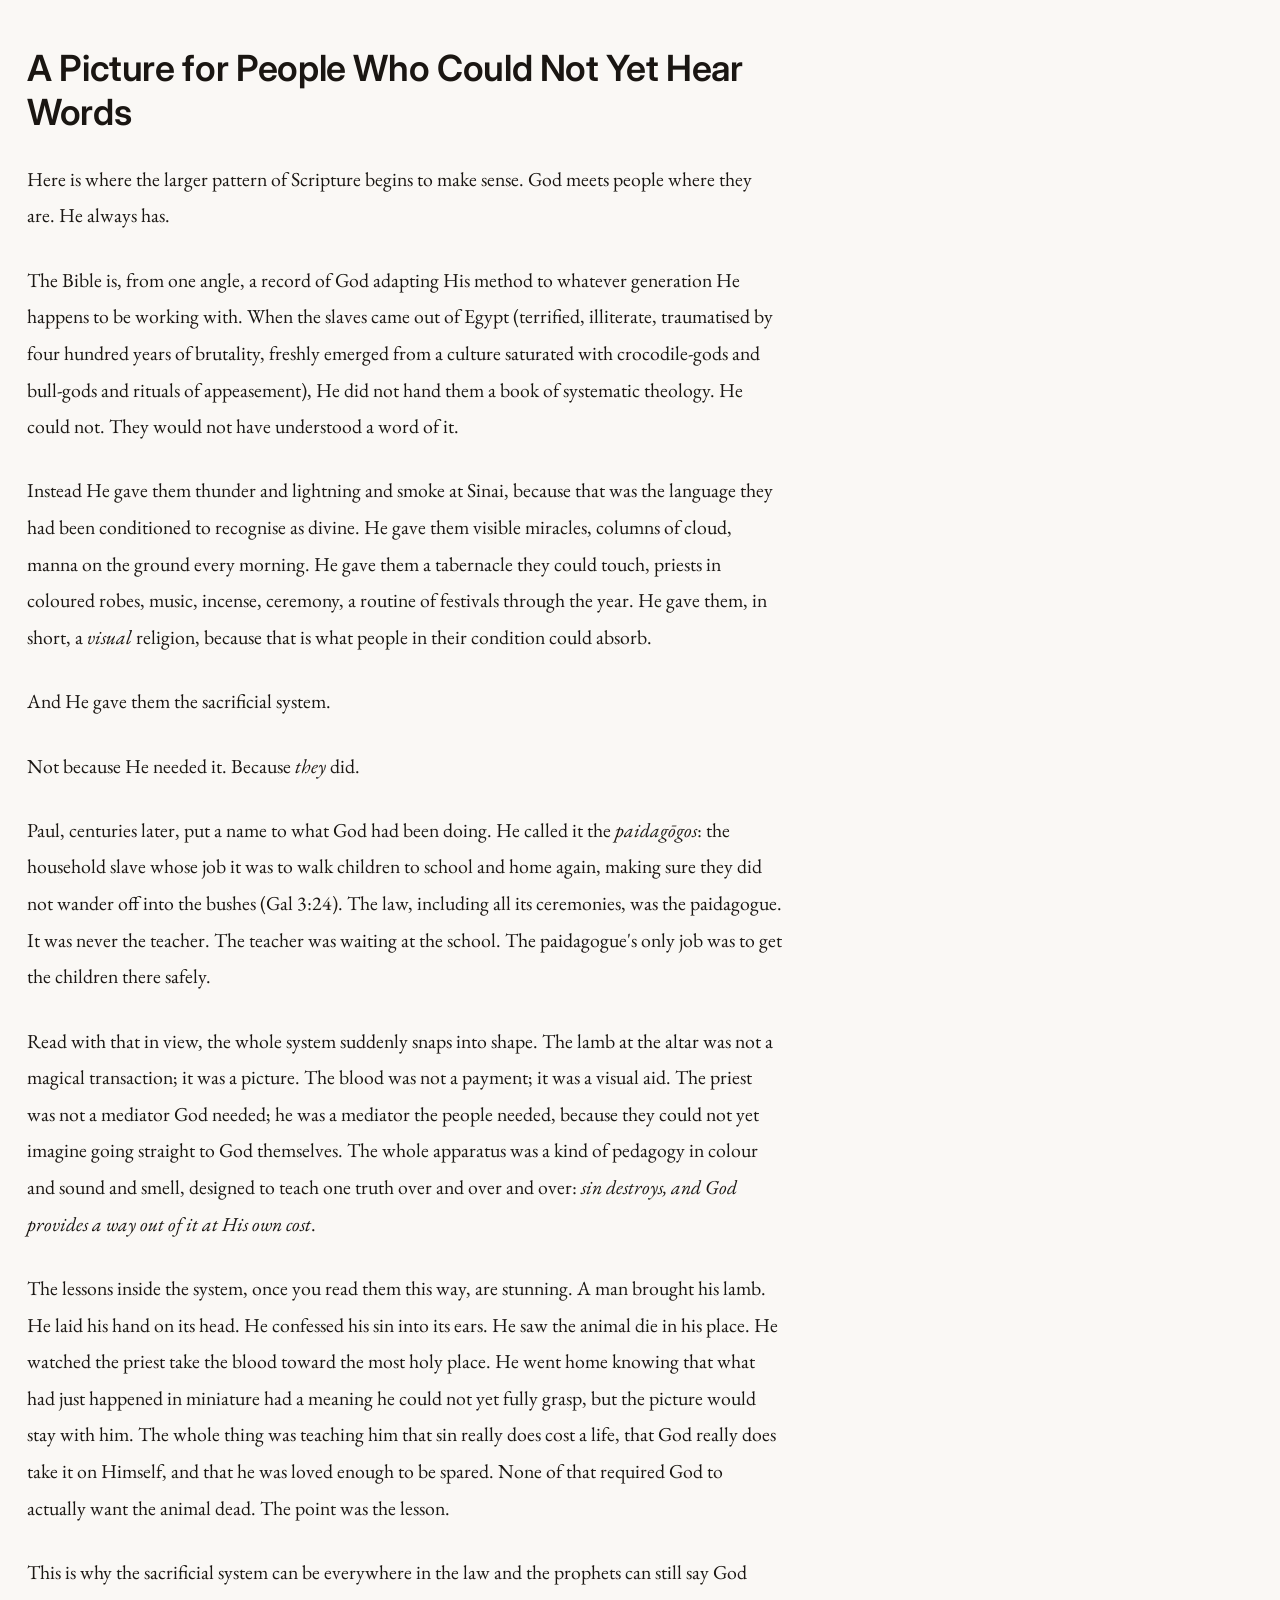
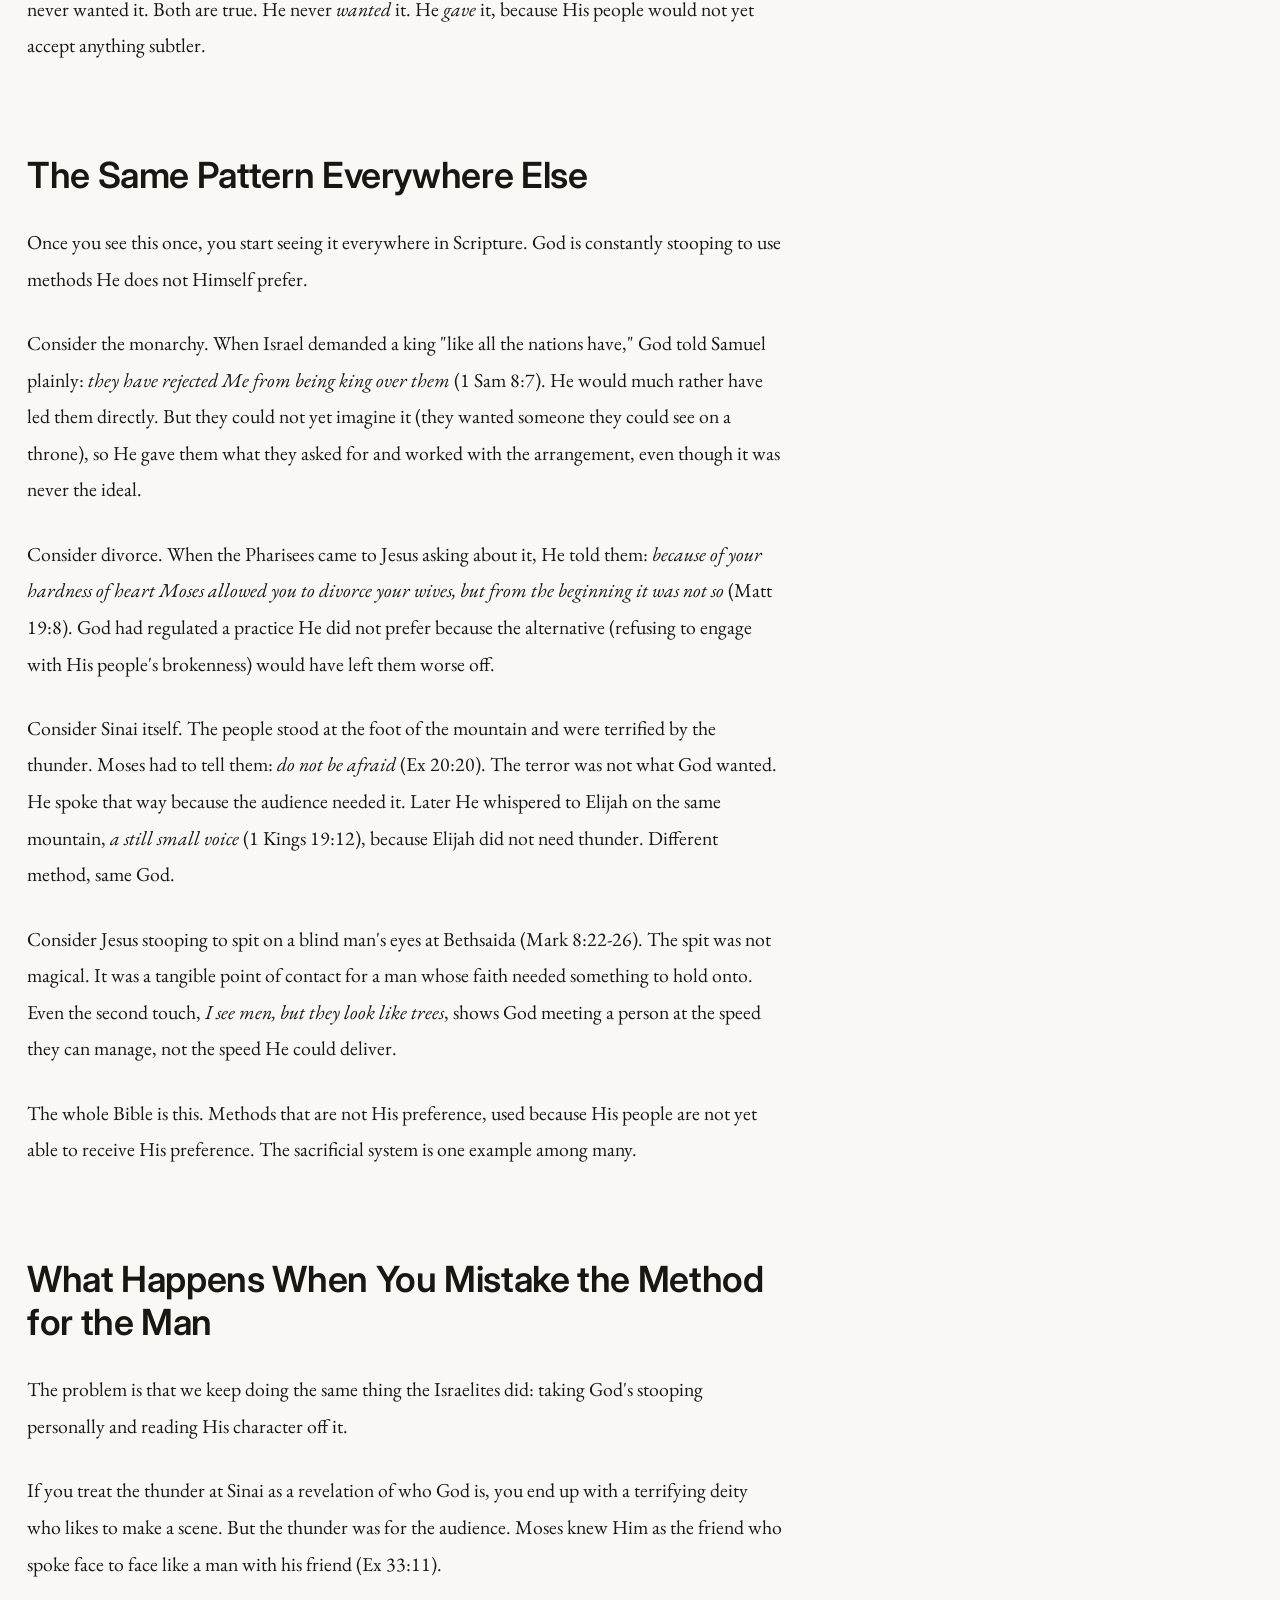
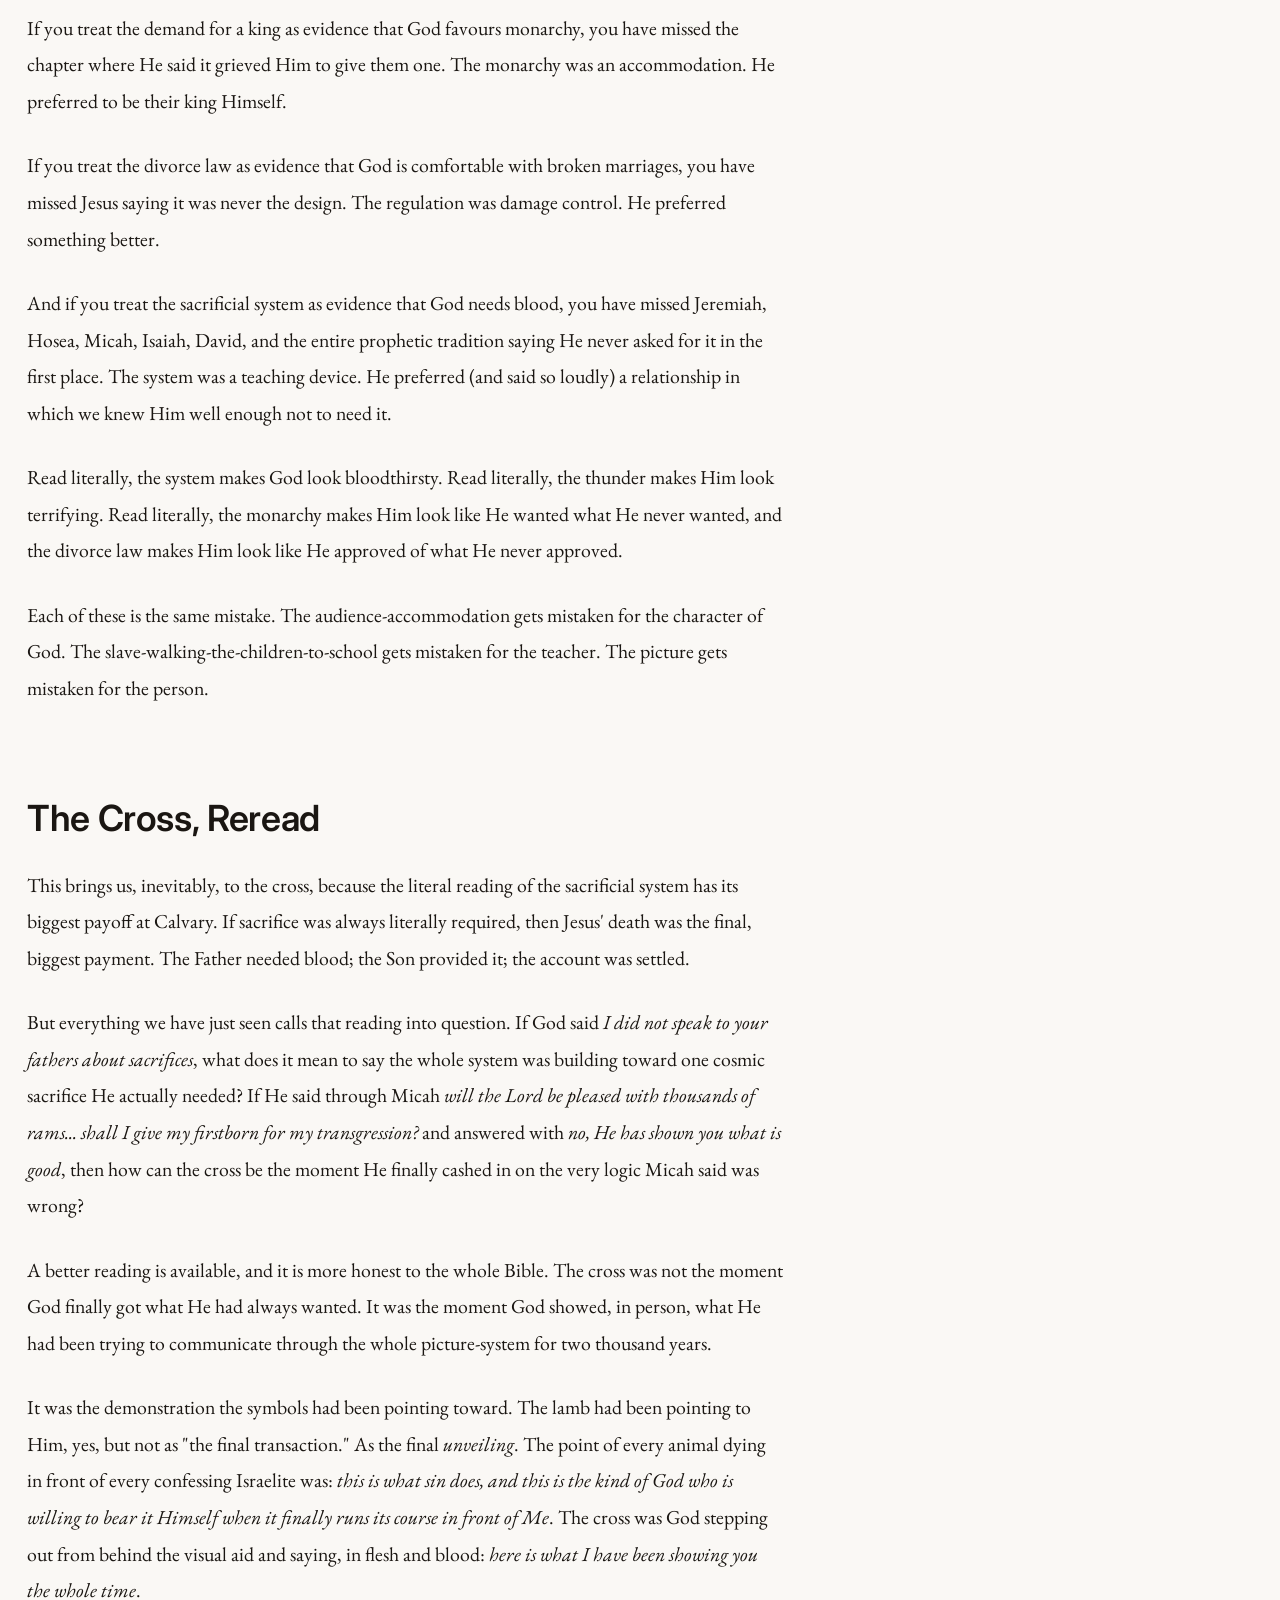
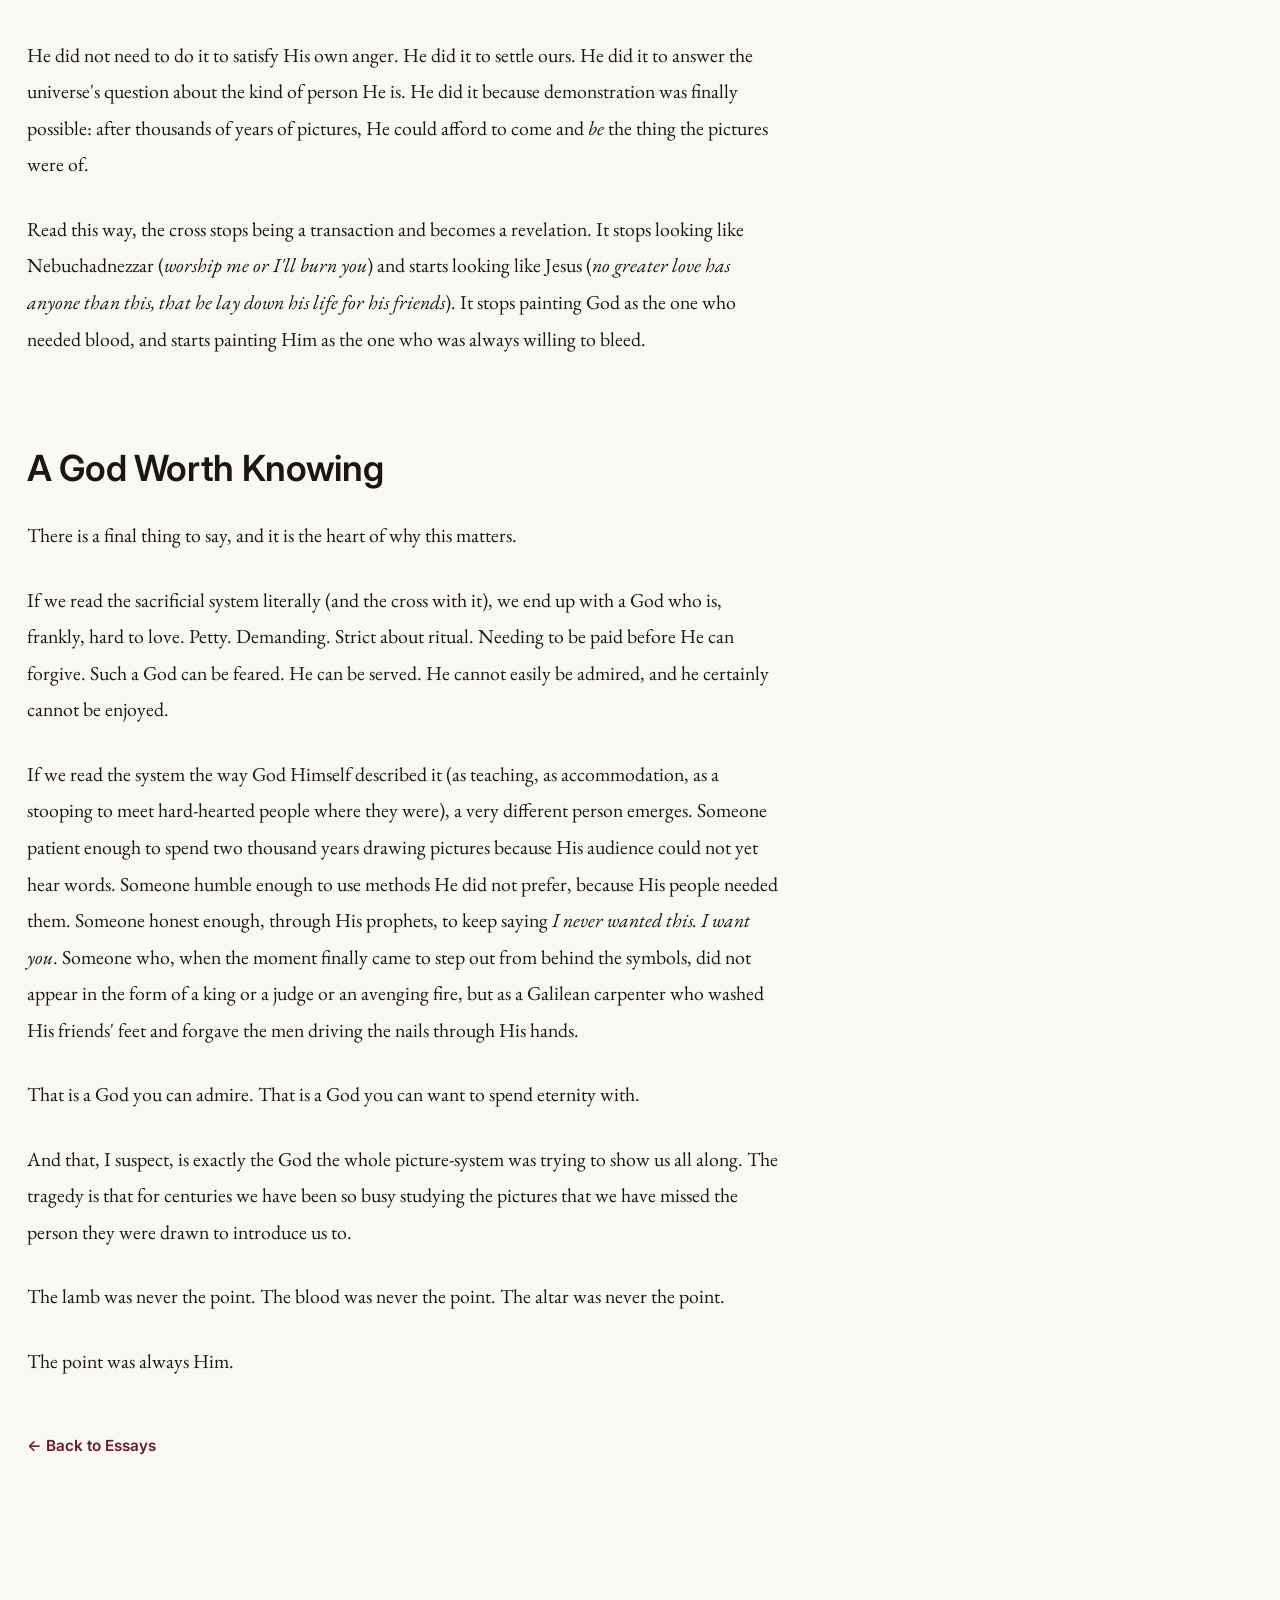
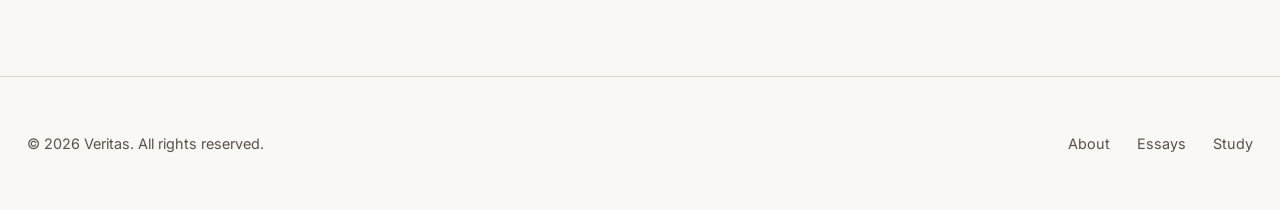
<file: site/essays/the-god-who-stooped.html>
<!DOCTYPE html>
<html lang="en">
<head>
  <meta charset="UTF-8" />
  <meta name="viewport" content="width=device-width, initial-scale=1.0" />
  <title>The God Who Stooped — Veritas</title>
  <meta name="description" content="Why would God command sacrifices if He does not need appeasement? A close look at Leviticus and the sanctuary system as God's teaching method." />
  <link rel="preconnect" href="https://fonts.googleapis.com" />
  <link rel="preconnect" href="https://fonts.gstatic.com" crossorigin />
  <link href="https://fonts.googleapis.com/css2?family=EB+Garamond:ital,wght@0,400;0,500;0,700;1,400;1,500&family=Inter:wght@400;500;600;700&display=swap" rel="stylesheet" />
  <link rel="stylesheet" href="../styles.css" />
  <script src="../script.js" defer></script>
</head>
<body>

  <div data-site-header></div>

  <main>
    <div class="article-wrap">
      <div class="container">

        <div class="article-header">
          <p class="eyebrow">Essay · June 2026</p>
          <h1 class="article-title">The God Who Stooped</h1>
          <p class="article-byline">An essay on Leviticus, the sanctuary, and the meaning of sacrifice</p>
        </div>

        <div class="article-tabs" role="tablist" aria-label="Choose reading level">
          <button id="essay-tab-normal" class="article-tab is-active" type="button" role="tab" aria-selected="true" aria-controls="essay-panel-normal" data-article-tab="normal">Normal</button>
          <button id="essay-tab-advanced" class="article-tab" type="button" role="tab" aria-selected="false" aria-controls="essay-panel-advanced" data-article-tab="advanced">Advanced</button>
          <button id="essay-tab-beginner" class="article-tab" type="button" role="tab" aria-selected="false" aria-controls="essay-panel-beginner" data-article-tab="beginner">Beginner</button>
        </div>

        <div id="essay-panel-normal" class="article-body article-panel is-active" role="tabpanel" aria-labelledby="essay-tab-normal" data-article-panel="normal">
          <p class="article-reading-note">The standard version: reflective, direct, and written for a general reader.</p>

          <p>There is a way of reading the Bible that turns God into someone you would not want to know.</p>

          <p>It usually starts with the sacrificial system. A modern reader opens Leviticus, finds page after page of bulls and goats and lambs slaughtered at the altar, blood splashed on horns and curtains and ears, fat burned, kidneys consumed, and quietly concludes that whatever else this God is, He must want death. He must need it. Why else demand so much of it?</p>

          <p>The picture that forms is hard to shake. A deity who cannot be approached without blood. Who counts His pardons in carcasses. Who installed a slaughterhouse at the centre of His people's worship and called it holy. By the time such a reader arrives at the cross, the framework is already set: God required a death, and finally He took one big enough to settle the account. Jesus was the last sacrifice because He was the biggest. The system was literal all along; He was just the climax of it.</p>

          <p>It is a tidy reading. It is also, I think, almost completely wrong, and it makes God look exactly like the gods of every surrounding nation Israel was supposed to be different from.</p>

          <p>To see why, we have to start somewhere unexpected: with what God actually said He wanted.</p>

          <h2>What God Said When He Was Asked Plainly</h2>

          <p>There is a verse in Jeremiah that ought to stop the whole conversation in its tracks. It comes in chapter 7, in the middle of God's most exasperated plea with His own people, and it is so direct that anyone reading the sacrificial system literally has to find a way to explain it away:</p>

          <blockquote>
            <p>"For in the day that I brought them out of the land of Egypt, I did not speak to your fathers or command them concerning burnt offerings and sacrifices. But this command I gave them: 'Obey my voice, and I will be your God, and you shall be my people, and walk in all the way that I command you, that it may be well with you.'" (Jer 7:22-23)</p>
          </blockquote>

          <p>Notice what He says He never asked for. Burnt offerings. Sacrifices. The very heart of the Levitical system. He is saying (under inspiration, in His own voice) that when He brought Israel out of Egypt, sacrifice was not the point. The point was relationship. Obey, listen, let Me be your God, let yourselves be My people, and we can do anything.</p>

          <p>This is not a one-off. The same God says through Hosea:</p>

          <blockquote>
            <p>"I desire steadfast love and not sacrifice, the knowledge of God rather than burnt offerings." (Hos 6:6)</p>
          </blockquote>

          <p>And through Micah, mocking the very logic of the literal reading:</p>

          <blockquote>
            <p>"Will the Lord be pleased with thousands of rams, with ten thousands of rivers of oil? Shall I give my firstborn for my transgression, the fruit of my body for the sin of my soul? He has shown you, O man, what is good; and what does the Lord require of you but to do justly, and to love mercy, and to walk humbly with your God?" (Mic 6:7-8)</p>
          </blockquote>

          <p>And through David, who knew the system from the inside:</p>

          <blockquote>
            <p>"Sacrifice and offering you have not desired... burnt offering and sin offering you have not required. Then I said, 'Behold, I have come to do your will, O my God; your law is within my heart.'" (Ps 40:6-8)</p>
          </blockquote>

          <p>And through Isaiah, who watched the leaders of Jerusalem fill the temple with smoke:</p>

          <blockquote>
            <p>"What to me is the multitude of your sacrifices? says the Lord; I have had enough of burnt offerings of rams and the fat of fed beasts... Bring no more vain offerings; incense is an abomination to me." (Isa 1:11-13)</p>
          </blockquote>

          <p>These are not stray verses tucked into corners. They are the consistent voice of the prophets, the people who knew God best, telling Israel, loudly and repeatedly, that the system they took as the heart of their religion was not what God had been after the whole time.</p>

          <p>So what <em>was</em> the system, then? If God did not need the blood (and He said, plainly, that He did not), what were all those animals for?</p>

          <h2>A Picture for People Who Could Not Yet Hear Words</h2>

          <p>Here is where the larger pattern of Scripture begins to make sense. God meets people where they are. He always has.</p>

          <p>The Bible is, from one angle, a record of God adapting His method to whatever generation He happens to be working with. When the slaves came out of Egypt (terrified, illiterate, traumatised by four hundred years of brutality, freshly emerged from a culture saturated with crocodile-gods and bull-gods and rituals of appeasement), He did not hand them a book of systematic theology. He could not. They would not have understood a word of it.</p>

          <p>Instead He gave them thunder and lightning and smoke at Sinai, because that was the language they had been conditioned to recognise as divine. He gave them visible miracles, columns of cloud, manna on the ground every morning. He gave them a tabernacle they could touch, priests in coloured robes, music, incense, ceremony, a routine of festivals through the year. He gave them, in short, a <em>visual</em> religion, because that is what people in their condition could absorb.</p>

          <p>And He gave them the sacrificial system.</p>

          <p>Not because He needed it. Because <em>they</em> did.</p>

          <p>Paul, centuries later, put a name to what God had been doing. He called it the <em>paidagōgos</em>: the household slave whose job it was to walk children to school and home again, making sure they did not wander off into the bushes (Gal 3:24). The law, including all its ceremonies, was the paidagogue. It was never the teacher. The teacher was waiting at the school. The paidagogue's only job was to get the children there safely.</p>

          <p>Read with that in view, the whole system suddenly snaps into shape. The lamb at the altar was not a magical transaction; it was a picture. The blood was not a payment; it was a visual aid. The priest was not a mediator God needed; he was a mediator the people needed, because they could not yet imagine going straight to God themselves. The whole apparatus was a kind of pedagogy in colour and sound and smell, designed to teach one truth over and over and over: <em>sin destroys, and God provides a way out of it at His own cost</em>.</p>

          <p>The lessons inside the system, once you read them this way, are stunning. A man brought his lamb. He laid his hand on its head. He confessed his sin into its ears. He saw the animal die in his place. He watched the priest take the blood toward the most holy place. He went home knowing that what had just happened in miniature had a meaning he could not yet fully grasp, but the picture would stay with him. The whole thing was teaching him that sin really does cost a life, that God really does take it on Himself, and that he was loved enough to be spared. None of that required God to actually want the animal dead. The point was the lesson.</p>

          <p>This is why the sacrificial system can be everywhere in the law and the prophets can still say God never wanted it. Both are true. He never <em>wanted</em> it. He <em>gave</em> it, because His people would not yet accept anything subtler.</p>

          <h2>The Same Pattern Everywhere Else</h2>

          <p>Once you see this once, you start seeing it everywhere in Scripture. God is constantly stooping to use methods He does not Himself prefer.</p>

          <p>Consider the monarchy. When Israel demanded a king "like all the nations have," God told Samuel plainly: <em>they have rejected Me from being king over them</em> (1 Sam 8:7). He would much rather have led them directly. But they could not yet imagine it (they wanted someone they could see on a throne), so He gave them what they asked for and worked with the arrangement, even though it was never the ideal.</p>

          <p>Consider divorce. When the Pharisees came to Jesus asking about it, He told them: <em>because of your hardness of heart Moses allowed you to divorce your wives, but from the beginning it was not so</em> (Matt 19:8). God had regulated a practice He did not prefer because the alternative (refusing to engage with His people's brokenness) would have left them worse off.</p>

          <p>Consider Sinai itself. The people stood at the foot of the mountain and were terrified by the thunder. Moses had to tell them: <em>do not be afraid</em> (Ex 20:20). The terror was not what God wanted. He spoke that way because the audience needed it. Later He whispered to Elijah on the same mountain, <em>a still small voice</em> (1 Kings 19:12), because Elijah did not need thunder. Different method, same God.</p>

          <p>Consider Jesus stooping to spit on a blind man's eyes at Bethsaida (Mark 8:22-26). The spit was not magical. It was a tangible point of contact for a man whose faith needed something to hold onto. Even the second touch, <em>I see men, but they look like trees</em>, shows God meeting a person at the speed they can manage, not the speed He could deliver.</p>

          <p>The whole Bible is this. Methods that are not His preference, used because His people are not yet able to receive His preference. The sacrificial system is one example among many.</p>

          <h2>What Happens When You Mistake the Method for the Man</h2>

          <p>The problem is that we keep doing the same thing the Israelites did: taking God's stooping personally and reading His character off it.</p>

          <p>If you treat the thunder at Sinai as a revelation of who God is, you end up with a terrifying deity who likes to make a scene. But the thunder was for the audience. Moses knew Him as the friend who spoke face to face like a man with his friend (Ex 33:11).</p>

          <p>If you treat the demand for a king as evidence that God favours monarchy, you have missed the chapter where He said it grieved Him to give them one. The monarchy was an accommodation. He preferred to be their king Himself.</p>

          <p>If you treat the divorce law as evidence that God is comfortable with broken marriages, you have missed Jesus saying it was never the design. The regulation was damage control. He preferred something better.</p>

          <p>And if you treat the sacrificial system as evidence that God needs blood, you have missed Jeremiah, Hosea, Micah, Isaiah, David, and the entire prophetic tradition saying He never asked for it in the first place. The system was a teaching device. He preferred (and said so loudly) a relationship in which we knew Him well enough not to need it.</p>

          <p>Read literally, the system makes God look bloodthirsty. Read literally, the thunder makes Him look terrifying. Read literally, the monarchy makes Him look like He wanted what He never wanted, and the divorce law makes Him look like He approved of what He never approved.</p>

          <p>Each of these is the same mistake. The audience-accommodation gets mistaken for the character of God. The slave-walking-the-children-to-school gets mistaken for the teacher. The picture gets mistaken for the person.</p>

          <h2>The Cross, Reread</h2>

          <p>This brings us, inevitably, to the cross, because the literal reading of the sacrificial system has its biggest payoff at Calvary. If sacrifice was always literally required, then Jesus' death was the final, biggest payment. The Father needed blood; the Son provided it; the account was settled.</p>

          <p>But everything we have just seen calls that reading into question. If God said <em>I did not speak to your fathers about sacrifices</em>, what does it mean to say the whole system was building toward one cosmic sacrifice He actually needed? If He said through Micah <em>will the Lord be pleased with thousands of rams... shall I give my firstborn for my transgression?</em> and answered with <em>no, He has shown you what is good</em>, then how can the cross be the moment He finally cashed in on the very logic Micah said was wrong?</p>

          <p>A better reading is available, and it is more honest to the whole Bible. The cross was not the moment God finally got what He had always wanted. It was the moment God showed, in person, what He had been trying to communicate through the whole picture-system for two thousand years.</p>

          <p>It was the demonstration the symbols had been pointing toward. The lamb had been pointing to Him, yes, but not as "the final transaction." As the final <em>unveiling</em>. The point of every animal dying in front of every confessing Israelite was: <em>this is what sin does, and this is the kind of God who is willing to bear it Himself when it finally runs its course in front of Me</em>. The cross was God stepping out from behind the visual aid and saying, in flesh and blood: <em>here is what I have been showing you the whole time</em>.</p>

          <p>He did not need to do it to satisfy His own anger. He did it to settle ours. He did it to answer the universe's question about the kind of person He is. He did it because demonstration was finally possible: after thousands of years of pictures, He could afford to come and <em>be</em> the thing the pictures were of.</p>

          <p>Read this way, the cross stops being a transaction and becomes a revelation. It stops looking like Nebuchadnezzar (<em>worship me or I'll burn you</em>) and starts looking like Jesus (<em>no greater love has anyone than this, that he lay down his life for his friends</em>). It stops painting God as the one who needed blood, and starts painting Him as the one who was always willing to bleed.</p>

          <h2>A God Worth Knowing</h2>

          <p>There is a final thing to say, and it is the heart of why this matters.</p>

          <p>If we read the sacrificial system literally (and the cross with it), we end up with a God who is, frankly, hard to love. Petty. Demanding. Strict about ritual. Needing to be paid before He can forgive. Such a God can be feared. He can be served. He cannot easily be admired, and he certainly cannot be enjoyed.</p>

          <p>If we read the system the way God Himself described it (as teaching, as accommodation, as a stooping to meet hard-hearted people where they were), a very different person emerges. Someone patient enough to spend two thousand years drawing pictures because His audience could not yet hear words. Someone humble enough to use methods He did not prefer, because His people needed them. Someone honest enough, through His prophets, to keep saying <em>I never wanted this. I want you</em>. Someone who, when the moment finally came to step out from behind the symbols, did not appear in the form of a king or a judge or an avenging fire, but as a Galilean carpenter who washed His friends' feet and forgave the men driving the nails through His hands.</p>

          <p>That is a God you can admire. That is a God you can want to spend eternity with.</p>

          <p>And that, I suspect, is exactly the God the whole picture-system was trying to show us all along. The tragedy is that for centuries we have been so busy studying the pictures that we have missed the person they were drawn to introduce us to.</p>

          <p>The lamb was never the point. The blood was never the point. The altar was never the point.</p>

          <p>The point was always Him.</p>

        </div>

        <div id="essay-panel-advanced" class="article-body article-panel" role="tabpanel" aria-labelledby="essay-tab-advanced" data-article-panel="advanced" hidden>
          <p class="article-reading-note">The advanced version: a more formal theological reading for study, teaching, and academic discussion.</p>

          <p>The sacrificial system has often been interpreted as though it discloses a divine requirement for death prior to forgiveness. On this reading, Leviticus establishes the logic of substitutionary payment, and the death of Jesus functions as the climactic instance of that same requirement. The cross, then, becomes the final sacrifice because it supplies the value all previous sacrifices lacked.</p>

          <p>That interpretation is coherent at the level of surface ritual, but it creates a serious canonical problem. The prophets repeatedly deny that sacrifice was ever the object of God's desire. If the sacrificial cult is read as a literal revelation of what God requires in Himself, then the prophetic critique must be softened, spiritualised, or treated as rhetorical excess. Yet the prophetic witness is too direct, too frequent, and too central to be dismissed in that way.</p>

          <h2>The Prophetic Control on Leviticus</h2>

          <p>Jeremiah 7:22-23 is the decisive text: "For in the day that I brought them out of the land of Egypt, I did not speak to your fathers or command them concerning burnt offerings and sacrifices. But this command I gave them: 'Obey my voice, and I will be your God, and you shall be my people.'" The statement does not deny that sacrificial legislation appears in the Torah. Rather, it identifies the theological priority beneath the legislation. Covenant relationship, not ritual bloodshed, is the divine aim.</p>

          <p>Hosea 6:6 makes the same point in compressed form: "I desire steadfast love and not sacrifice, the knowledge of God rather than burnt offerings." Micah 6:6-8 expands it by rejecting escalating sacrificial logic: thousands of rams, rivers of oil, even the firstborn, are not what the Lord requires. Justice, mercy, and humble walking with God are. Psalm 40:6-8 and Isaiah 1:11-17 continue the same pattern. The issue is not merely hypocritical sacrifice; it is the mistaken assumption that sacrifice is the thing God is ultimately seeking.</p>

          <p>These texts provide a hermeneutical control. Leviticus cannot be read as though God needs blood in order to become gracious when the prophets, speaking in God's name, insist that His desire is covenant fidelity, mercy, knowledge, and transformed life.</p>

          <h2>Sacrifice as Pedagogy</h2>

          <p>The more coherent reading is pedagogical. The sacrificial system was an accommodated teaching structure given to a newly liberated slave people whose religious imagination had been formed in the world of Egypt and the ancient Near East. That world already associated divine encounter with visible ritual, priestly mediation, sacred space, and offerings. God did not create that religious grammar from nothing; He redirected it.</p>

          <p>Paul's description of the law as a <em>paidagōgos</em> in Galatians 3:24 is helpful here. The ceremonial system functioned as a guardian, a tutor, a temporary structure designed to bring an immature people toward a fuller revelation. It was not the final disclosure of God's character. It was a schoolroom fitted to the students' condition.</p>

          <p>Within that schoolroom, the animal did not operate as a payment God required for Himself. It functioned as enacted instruction. The worshipper saw that sin destroys life. He placed his hand on the victim and participated bodily in confession. He watched the priest carry blood into sacred space. The rite dramatised the moral seriousness of sin and the costly mercy of God. It taught through symbol what the people were not yet prepared to receive through abstraction.</p>

          <h2>Accommodation Across Scripture</h2>

          <p>This reading is not unique to sacrifice. It belongs to a broader biblical pattern of divine accommodation. In 1 Samuel 8, monarchy is granted even though God names the request as a rejection of His own kingship. In Matthew 19:8, Jesus explains Mosaic divorce regulation as an accommodation to hardness of heart, not a statement of creational ideal. At Sinai, God speaks through thunder and terror to a people conditioned to associate divine reality with overwhelming spectacle, while Elijah later encounters the same God in a quiet voice.</p>

          <p>In each case, the method must be distinguished from the divine preference. God works through structures His people can understand, even when those structures do not reveal His ideal will. The danger is to absolutise the accommodation and then attribute it directly to God's character.</p>

          <h2>The Cross as Revelation, Not Divine Appeasement</h2>

          <p>The cross must therefore be read through this same canonical pattern. If the sacrificial system was pedagogical, then Jesus is not the final instance of a mechanism God needed. He is the reality toward which the mechanism pointed. The symbols culminate not in a larger transaction, but in an unveiled revelation.</p>

          <p>The cross shows what the sacrificial system had been teaching in partial and symbolic form: sin is lethal, humanity projects violence onto God, and God absorbs that violence rather than returning it. The Father does not require the death of the Son in order to become forgiving. Rather, in the Son, God reveals that He has always been the one willing to bear the cost of reconciliation.</p>

          <p>This preserves the prophetic critique and the typological force of Leviticus. The lamb matters because it points beyond itself. Blood matters because it dramatises life poured out. The sanctuary matters because it stages God's movement toward a people afraid to approach Him. But none of these is the final point. The point is the character of the God who stoops into the symbolic world of His people until they can see Him clearly.</p>

          <h2>Conclusion</h2>

          <p>Read literally and in isolation, sacrifice can make God appear dependent on death, appeasement, and ritual payment. Read canonically, under the pressure of the prophets and in light of Christ, sacrifice becomes an accommodated pedagogy. God gives pictures to people who cannot yet hear the whole truth in words. He works through the religious language available to them while steadily correcting their misunderstanding of Him.</p>

          <p>The sacrificial system was never the centre of God's desire. It was a temporary, visual, merciful condescension. The centre was always relationship: "I will be your God, and you shall be my people." The lamb, the blood, the priest, and the altar were signs. The reality was always the God who would rather stoop into our misunderstanding than leave us alone inside it.</p>

        </div>

        <div id="essay-panel-beginner" class="article-body article-panel" role="tabpanel" aria-labelledby="essay-tab-beginner" data-article-panel="beginner" hidden>
          <p class="article-reading-note">The beginner version: simpler language, more background, and fewer assumed Bible details.</p>

          <p>Some parts of the Bible are hard to read if you are new to it. Leviticus is one of those parts. It talks a lot about animals, priests, altars, blood, and sacrifices. A person can read that and think, "Does God like death? Does He need blood before He can forgive people?"</p>

          <p>That is a fair question. If someone only reads the sacrifices by themselves, God can seem scary. It can look as if He is saying, "Bring Me blood, then I will forgive you." But that is not the whole picture. In fact, later in the Bible, God says very plainly that sacrifice was never what He wanted most.</p>

          <h2>What God Really Wanted</h2>

          <p>In Jeremiah 7:22-23, God reminds Israel about when He rescued them from Egypt. Egypt was the place where they had been slaves for hundreds of years. God says that when He brought them out, His main command was not, "Bring Me sacrifices." His command was, "Obey my voice, and I will be your God, and you shall be my people."</p>

          <p>In simpler words, God was saying, "I want a relationship with you. Listen to Me. Trust Me. Walk with Me." That was the point from the beginning.</p>

          <p>Other Bible writers say the same thing. Hosea says God wants love and knowing Him more than burnt offerings. Micah says God is not asking for thousands of animals. He wants people to do justice, love mercy, and walk humbly with Him. Isaiah says God is tired of sacrifices when people's hearts are far from Him.</p>

          <p>So if God did not really want all that blood, why did He give Israel the sacrificial system at all?</p>

          <h2>A Picture Lesson</h2>

          <p>Think about teaching a small child. If you want to teach them something important, you do not start with a college textbook. You use pictures. You act things out. You give them something they can see and touch.</p>

          <p>Israel was like that in some ways. They had just come out of slavery in Egypt. They were hurt, afraid, and used to a world where people thought gods had to be pleased with rituals. They did not yet know God well. So God taught them in a way they could understand.</p>

          <p>The sacrifices were like picture lessons. The animal was not there because God enjoyed death. It was there to show that sin is serious. Sin hurts. Sin destroys life. But the sacrifice also showed something else: God was making a way for the sinner to come near instead of being pushed away.</p>

          <p>When a person brought a lamb, put a hand on its head, confessed sin, and watched what happened, the lesson was meant to stay in the heart: "My sin matters. It causes death. But God is not abandoning me. God is making a way back."</p>

          <h2>God Meets People Where They Are</h2>

          <p>This is something God does all through the Bible. He meets people where they are, then leads them forward.</p>

          <p>Israel wanted a human king like the other nations. God said that was not His best plan, but He still worked with them through kings. Later, Jesus said divorce was allowed in Moses' law because people's hearts were hard, not because divorce was God's dream for marriage. At Mount Sinai, God used thunder and fire because the people were afraid and needed a strong sign. But later, with Elijah, God spoke in a quiet voice.</p>

          <p>Those examples show the same pattern. Sometimes God uses a method that people can understand, even if that method is not His deepest desire. He stoops down to their level so He can lift them up.</p>

          <h2>What This Means for Jesus</h2>

          <p>Christians often say Jesus is the Lamb of God. That matters. But it does not mean the Father was hungry for blood and Jesus gave Him enough blood to calm Him down. That would make God sound like the angry gods people were afraid of in ancient times.</p>

          <p>The better picture is this: the old sacrifices were pointing toward Jesus. They were saying, again and again, "Sin is deadly, but God Himself will carry the cost of saving you." When Jesus died on the cross, God was not showing that He needed violence. He was showing how far His love would go.</p>

          <p>The cross shows us what God is like. He does not stand far away demanding that someone else suffer before He can love us. He comes close. He enters our pain. He lets human violence fall on Him, and He answers with forgiveness.</p>

          <h2>The Main Point</h2>

          <p>The sacrifices were never the point. The animals were never the point. The blood was never the point. They were pictures for people who needed pictures.</p>

          <p>The point was always God Himself. He wanted His people to know Him, trust Him, and stop being afraid of Him. He was patient enough to teach slowly. He was humble enough to use lessons they could understand. And when the time came, He came in Jesus to show the truth clearly.</p>

          <p>God did not stoop because He is small. He stooped because love bends down.</p>

        </div>

        <p class="article-back"><a href="index.html">← Back to Essays</a></p>

      </div>
    </div>
  </main>

  <div data-site-footer></div>

</body>
</html>
</file>
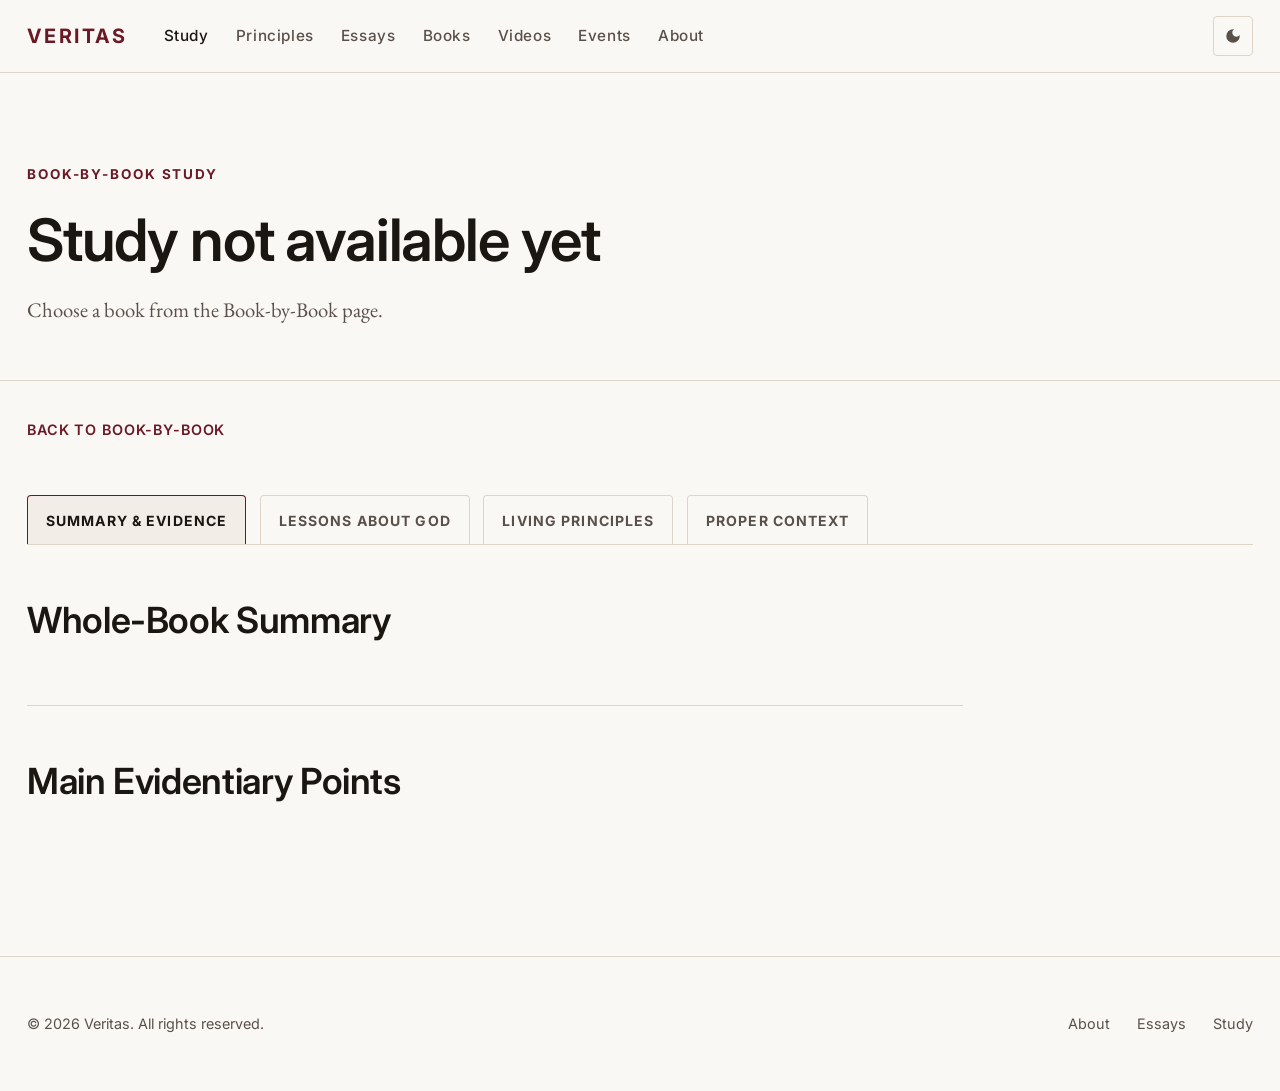
<file: site/study/book.html>
<!DOCTYPE html>
<html lang="en">
<head>
  <meta charset="UTF-8" />
  <meta name="viewport" content="width=device-width, initial-scale=1.0" />
  <title>Book Study — Veritas</title>
  <meta name="description" content="A book-by-book study tracing evidence, interpretation, and larger principles about the character of God." />
  <link rel="preconnect" href="https://fonts.googleapis.com" />
  <link rel="preconnect" href="https://fonts.gstatic.com" crossorigin />
  <link href="https://fonts.googleapis.com/css2?family=EB+Garamond:ital,wght@0,400;0,500;0,700;1,400;1,500&family=Inter:wght@400;500;600;700&display=swap" rel="stylesheet" />
  <link rel="stylesheet" href="../styles.css" />
  <script src="../script.js" defer></script>
</head>
<body>

  <div data-site-header></div>

  <main id="book-detail" data-book-detail>
    <div class="page-header book-detail-header">
      <div class="container">
        <p class="eyebrow">Book-by-Book Study</p>
        <h1 data-book-title>Loading study...</h1>
        <p class="book-subtitle" data-book-subtitle></p>
      </div>
    </div>

    <div class="container">
      <p class="book-back"><a href="index.html">Back to Book-by-Book</a></p>

      <div class="book-tabs" role="tablist" aria-label="Book study sections">
        <button class="book-tab is-active" type="button" role="tab" aria-selected="true" aria-controls="book-tab-evidence" id="book-tab-evidence-button" data-book-tab="evidence">Summary & Evidence</button>
        <button class="book-tab" type="button" role="tab" aria-selected="false" aria-controls="book-tab-lessons" id="book-tab-lessons-button" data-book-tab="lessons">Lessons About God</button>
        <button class="book-tab" type="button" role="tab" aria-selected="false" aria-controls="book-tab-principles" id="book-tab-principles-button" data-book-tab="principles">Living Principles</button>
        <button class="book-tab" type="button" role="tab" aria-selected="false" aria-controls="book-tab-context" id="book-tab-context-button" data-book-tab="context">Proper Context</button>
      </div>

      <section class="book-panel is-active" role="tabpanel" id="book-tab-evidence" aria-labelledby="book-tab-evidence-button" data-book-panel="evidence">
        <div class="book-section">
          <h2>Whole-Book Summary</h2>
          <div data-book-summary></div>
        </div>
        <div class="book-section">
          <h2>Main Evidentiary Points</h2>
          <div class="evidence-list" data-book-evidence></div>
        </div>
      </section>

      <section class="book-panel" role="tabpanel" id="book-tab-lessons" aria-labelledby="book-tab-lessons-button" data-book-panel="lessons" hidden>
        <div class="book-section">
          <h2>What This Book Teaches About God</h2>
          <div class="lesson-list" data-book-lessons></div>
        </div>
      </section>

      <section class="book-panel" role="tabpanel" id="book-tab-principles" aria-labelledby="book-tab-principles-button" data-book-panel="principles" hidden>
        <div class="book-section">
          <h2>Living Principles Across Scripture</h2>
          <p class="book-section-intro">These principles draw the current book into the wider biblical witness, showing how the same portrait of God's character is strengthened by other books.</p>
          <p class="book-section-intro"><a data-book-principles-link href="../principles/index.html">See how this book fits the greater principles</a></p>
          <div class="principle-list" data-book-principles></div>
        </div>
      </section>

      <section class="book-panel" role="tabpanel" id="book-tab-context" aria-labelledby="book-tab-context-button" data-book-panel="context" hidden>
        <div class="book-section">
          <h2>Difficult Passages in Proper Context</h2>
          <p class="book-section-intro">An honest examination of the stories in this book that can make God appear harsh or arbitrary. Each entry considers the most obvious interpretations, asks which one fits the broader portrait of God seen throughout Scripture, and reads the story in the light of that fuller picture. This collection grows as the study deepens.</p>
          <div class="context-list" data-book-context></div>
        </div>
      </section>
    </div>
  </main>

  <div data-site-footer></div>

</body>
</html>
</file>
<file: site/styles.css>
/* ============================================================
   Veritas — Global Stylesheet
   ============================================================ */

/* --- Tokens ------------------------------------------------- */
:root {
  --accent:        #6B1A25;
  --accent-light:  #8f2535;
  --bg:            #faf8f5;
  --bg-card:       #f2ede6;
  --text:          #1a1612;
  --text-muted:    #5a504a;
  --border:        #ddd5c8;
  --link:          #6B1A25;
  --font-body:     'EB Garamond', Georgia, serif;
  --font-head:     'Inter', system-ui, sans-serif;
  --max-w:         72rem;
  --radius:        4px;
  --transition:    0.2s ease;
}

[data-theme="dark"] {
  --bg:            #110e0b;
  --bg-card:       #1c1712;
  --text:          #ede8e0;
  --text-muted:    #9e9186;
  --border:        #2e2820;
  --link:          #c4606e;
  --accent:        #c4606e;
  --accent-light:  #e07580;
}

/* --- Reset -------------------------------------------------- */
*, *::before, *::after { box-sizing: border-box; margin: 0; padding: 0; }

html {
  font-size: 18px;
  scroll-behavior: smooth;
  -webkit-text-size-adjust: 100%;
}

body {
  font-family: var(--font-body);
  background: var(--bg);
  color: var(--text);
  line-height: 1.75;
  transition: background var(--transition), color var(--transition);
}

img { max-width: 100%; display: block; }
ul, ol { list-style: none; }

/* --- Typography --------------------------------------------- */
h1, h2, h3, h4, h5, h6 {
  font-family: var(--font-head);
  font-weight: 600;
  line-height: 1.2;
  color: var(--text);
}

h1 { font-size: clamp(2rem, 5vw, 3.25rem); letter-spacing: -0.02em; }
h2 { font-size: clamp(1.4rem, 3vw, 2rem);   letter-spacing: -0.01em; }
h3 { font-size: 1.25rem; }
h4 { font-size: 1rem; text-transform: uppercase; letter-spacing: 0.08em; font-weight: 700; }

p { margin-bottom: 1.2em; }
p:last-child { margin-bottom: 0; }

a {
  color: var(--link);
  text-decoration: none;
  border-bottom: 1px solid transparent;
  transition: border-color var(--transition), color var(--transition);
}
a:hover { border-bottom-color: var(--link); }

strong { font-weight: 700; }
em { font-style: italic; }

blockquote {
  border-left: 3px solid var(--accent);
  padding: 0.5em 0 0.5em 1.5em;
  color: var(--text-muted);
  font-style: italic;
  margin: 2em 0;
}

/* --- Layout helpers ----------------------------------------- */
.container {
  width: 100%;
  max-width: var(--max-w);
  margin-inline: auto;
  padding-inline: 1.5rem;
}

.prose {
  max-width: 42rem;
}

/* --- Site header -------------------------------------------- */
.site-header {
  border-bottom: 1px solid var(--border);
  position: sticky;
  top: 0;
  z-index: 100;
  background: var(--bg);
  backdrop-filter: blur(8px);
  transition: background var(--transition), border-color var(--transition);
}

.site-header .container {
  display: flex;
  align-items: center;
  gap: 2rem;
  height: 4rem;
}

.site-logo {
  font-family: var(--font-head);
  font-size: 1.1rem;
  font-weight: 700;
  letter-spacing: 0.12em;
  text-transform: uppercase;
  color: var(--accent);
  text-decoration: none;
  border: none;
  flex-shrink: 0;
}
.site-logo:hover { border: none; opacity: 0.8; }

.site-nav {
  display: flex;
  gap: 1.5rem;
  align-items: center;
  flex: 1;
}

.site-nav a {
  font-family: var(--font-head);
  font-size: 0.85rem;
  font-weight: 500;
  letter-spacing: 0.04em;
  color: var(--text-muted);
  border: none;
  transition: color var(--transition);
}
.site-nav a:hover,
.site-nav a[aria-current="page"] { color: var(--text); border: none; }

.nav-spacer { flex: 1; }

/* Theme toggle */
.theme-toggle {
  background: none;
  border: 1px solid var(--border);
  border-radius: var(--radius);
  width: 2.2rem;
  height: 2.2rem;
  display: grid;
  place-items: center;
  cursor: pointer;
  color: var(--text-muted);
  transition: border-color var(--transition), color var(--transition), background var(--transition);
  flex-shrink: 0;
}
.theme-toggle:hover { border-color: var(--accent); color: var(--accent); background: var(--bg-card); }
.theme-toggle svg { width: 1rem; height: 1rem; fill: currentColor; }

/* Mobile nav */
.nav-hamburger {
  display: none;
  background: none;
  border: 1px solid var(--border);
  border-radius: var(--radius);
  width: 2.2rem;
  height: 2.2rem;
  place-items: center;
  cursor: pointer;
  color: var(--text-muted);
}

/* --- Site footer -------------------------------------------- */
.site-footer {
  border-top: 1px solid var(--border);
  padding: 3rem 0;
  margin-top: 6rem;
  font-family: var(--font-head);
  font-size: 0.8rem;
  color: var(--text-muted);
}

.site-footer .container {
  display: flex;
  justify-content: space-between;
  align-items: center;
  flex-wrap: wrap;
  gap: 1rem;
}

.footer-links {
  display: flex;
  gap: 1.5rem;
}

.footer-links a {
  color: var(--text-muted);
  font-size: 0.8rem;
  border: none;
}
.footer-links a:hover { color: var(--text); border: none; }

/* --- Hero (home) -------------------------------------------- */
.hero {
  padding: 7rem 0 6rem;
  border-bottom: 1px solid var(--border);
}

.hero-eyebrow {
  font-family: var(--font-head);
  font-size: 0.75rem;
  font-weight: 700;
  letter-spacing: 0.14em;
  text-transform: uppercase;
  color: var(--accent);
  margin-bottom: 1.5rem;
}

.hero-title {
  margin-bottom: 1.25rem;
}

.hero-sub {
  font-size: 1.25rem;
  color: var(--text-muted);
  max-width: 34rem;
  margin-bottom: 2.5rem;
  line-height: 1.6;
}

.btn {
  display: inline-block;
  font-family: var(--font-head);
  font-size: 0.85rem;
  font-weight: 600;
  letter-spacing: 0.06em;
  text-transform: uppercase;
  padding: 0.75rem 1.75rem;
  border-radius: var(--radius);
  border: none;
  cursor: pointer;
  transition: background var(--transition), color var(--transition), opacity var(--transition);
}

.btn-primary {
  background: var(--accent);
  color: #fff;
}
.btn-primary:hover { background: var(--accent-light); border: none; color: #fff; }

.btn-ghost {
  background: transparent;
  border: 1px solid var(--border);
  color: var(--text);
}
.btn-ghost:hover { border-color: var(--text); }

/* --- Section cards (home) ----------------------------------- */
.sections-grid {
  padding: 5rem 0;
}

.sections-grid h2 {
  margin-bottom: 0.5rem;
}

.sections-intro {
  color: var(--text-muted);
  margin-bottom: 3rem;
  font-size: 1.05rem;
}

.cards {
  display: grid;
  grid-template-columns: repeat(auto-fill, minmax(260px, 1fr));
  gap: 1.5rem;
}

.card {
  background: var(--bg-card);
  border: 1px solid var(--border);
  border-radius: calc(var(--radius) * 2);
  padding: 2rem;
  display: flex;
  flex-direction: column;
  gap: 0.75rem;
  transition: border-color var(--transition), box-shadow var(--transition);
  text-decoration: none;
  color: inherit;
}
.card:hover {
  border-color: var(--accent);
  box-shadow: 0 4px 24px rgba(0,0,0,0.06);
  color: inherit;
  border-bottom-color: var(--accent);
}

.card-icon {
  font-size: 1.5rem;
  line-height: 1;
}

.card-title {
  font-family: var(--font-head);
  font-size: 1.05rem;
  font-weight: 600;
  color: var(--text);
}

.card-desc {
  font-size: 0.95rem;
  color: var(--text-muted);
  line-height: 1.5;
  flex: 1;
}

.card-badge {
  font-family: var(--font-head);
  font-size: 0.7rem;
  font-weight: 700;
  letter-spacing: 0.1em;
  text-transform: uppercase;
  color: var(--text-muted);
  opacity: 0.7;
}

.card-badge.live { color: var(--accent); opacity: 1; }

/* --- Page header (inner pages) ------------------------------ */
.page-header {
  padding: 5rem 0 4rem;
  border-bottom: 1px solid var(--border);
}

.page-header .eyebrow {
  font-family: var(--font-head);
  font-size: 0.75rem;
  font-weight: 700;
  letter-spacing: 0.14em;
  text-transform: uppercase;
  color: var(--accent);
  margin-bottom: 1rem;
}

/* --- Study page -------------------------------------------- */
.study-intro {
  padding: 3rem 0 1rem;
  max-width: 42rem;
}

.testament-block {
  padding: 3rem 0;
  border-top: 1px solid var(--border);
}

.testament-label {
  font-family: var(--font-head);
  font-size: 0.7rem;
  font-weight: 700;
  letter-spacing: 0.14em;
  text-transform: uppercase;
  color: var(--text-muted);
  margin-bottom: 2rem;
}

.book-grid {
  display: grid;
  grid-template-columns: repeat(auto-fill, minmax(180px, 1fr));
  gap: 1rem;
}

.book-item {
  display: flex;
  align-items: center;
  gap: 0.75rem;
  padding: 0.9rem 1.1rem;
  background: var(--bg-card);
  border: 1px solid var(--border);
  border-radius: var(--radius);
  font-family: var(--font-head);
  font-size: 0.9rem;
  font-weight: 500;
  color: var(--text);
  text-decoration: none;
  transition: border-color var(--transition), color var(--transition);
}
.book-item:hover { border-color: var(--accent); color: var(--accent); border-bottom-color: var(--accent); }

.book-item.available::after {
  content: '';
  width: 6px;
  height: 6px;
  border-radius: 50%;
  background: var(--accent);
  margin-left: auto;
  flex-shrink: 0;
}

.book-detail-header {
  padding-bottom: 3rem;
}

.book-subtitle {
  max-width: 42rem;
  color: var(--text-muted);
  font-size: 1.15rem;
  line-height: 1.6;
  margin-top: 1rem;
}

.book-back {
  padding: 2rem 0 0;
  font-family: var(--font-head);
  font-size: 0.8rem;
  font-weight: 600;
  letter-spacing: 0.06em;
  text-transform: uppercase;
}

.book-tabs {
  display: flex;
  gap: 0.75rem;
  padding: 2rem 0 0;
  border-bottom: 1px solid var(--border);
  overflow-x: auto;
}

.book-tab {
  appearance: none;
  border: 1px solid var(--border);
  border-bottom: none;
  border-radius: var(--radius) var(--radius) 0 0;
  background: transparent;
  color: var(--text-muted);
  cursor: pointer;
  font-family: var(--font-head);
  font-size: 0.78rem;
  font-weight: 700;
  letter-spacing: 0.08em;
  text-transform: uppercase;
  padding: 0.85rem 1rem;
  white-space: nowrap;
  transition: background var(--transition), color var(--transition), border-color var(--transition);
}

.book-tab:hover,
.book-tab.is-active {
  background: var(--bg-card);
  border-color: var(--accent);
  color: var(--text);
}

.book-panel {
  max-width: 52rem;
  padding: 3rem 0 1rem;
}

.book-section + .book-section {
  margin-top: 3.5rem;
  padding-top: 3rem;
  border-top: 1px solid var(--border);
}

.book-section h2 {
  margin-bottom: 1rem;
}

.book-section-intro {
  max-width: 42rem;
  color: var(--text-muted);
}

.evidence-list,
.lesson-list,
.principle-list {
  display: grid;
  gap: 1rem;
  margin-top: 1.5rem;
}

.evidence-card,
.lesson-card,
.principle-card {
  background: var(--bg-card);
  border: 1px solid var(--border);
  border-radius: var(--radius);
  padding: 1.25rem 1.35rem;
}

.evidence-kind {
  font-family: var(--font-head);
  font-size: 0.68rem;
  font-weight: 700;
  letter-spacing: 0.12em;
  text-transform: uppercase;
  color: var(--accent);
  margin-bottom: 0.45rem;
}

.lesson-card h3,
.principle-card h3 {
  font-size: 1rem;
  margin-bottom: 0.5rem;
}

.principle-card.is-current-book {
  border-left: 3px solid var(--accent);
}

.principle-crossrefs,
.principle-current {
  color: var(--text-muted);
  font-size: 0.95rem;
  line-height: 1.6;
  margin-top: 0.85rem;
}

.principle-current {
  color: var(--text);
}

.principle-contribution {
  color: var(--text);
  line-height: 1.7;
  margin-top: 0.5rem;
  margin-bottom: 0.75rem;
}

.principle-read-more {
  display: inline-block;
  font-family: var(--font-head);
  font-size: 0.875rem;
  font-weight: 500;
  color: var(--accent);
  text-decoration: none;
  border-bottom: 1px solid transparent;
  transition: border-color var(--transition);
}
.principle-read-more:hover { border-bottom-color: var(--accent); }

.principle-card h3 a {
  color: inherit;
  text-decoration: none;
  border-bottom: 1px solid transparent;
  transition: border-color var(--transition), color var(--transition);
}
.principle-card h3 a:hover {
  color: var(--accent);
  border-bottom-color: var(--accent);
}

/* --- Proper Context cards ---------------------------------- */
.context-list {
  display: grid;
  gap: 1.25rem;
  margin-top: 1.5rem;
}

.context-card {
  background: var(--bg-card);
  border: 1px solid var(--border);
  border-left: 3px solid var(--accent);
  border-radius: var(--radius);
  padding: 1.5rem 1.6rem;
}

.context-card h3 {
  font-size: 1.1rem;
  margin-bottom: 1rem;
}

.context-label {
  font-family: var(--font-head);
  font-size: 0.66rem;
  font-weight: 700;
  letter-spacing: 0.12em;
  text-transform: uppercase;
  color: var(--accent);
  margin-top: 1.1rem;
  margin-bottom: 0.35rem;
}
.context-card > .context-label:first-of-type { margin-top: 0; }

.context-text {
  color: var(--text);
  line-height: 1.7;
}

.context-empty {
  color: var(--text-muted);
}

/* --- Greater Principles page ------------------------------- */
.principles-focus {
  margin-top: 1rem;
  padding: 0.85rem 1.1rem;
  background: var(--bg-card);
  border: 1px solid var(--border);
  border-left: 3px solid var(--accent);
  border-radius: var(--radius);
  color: var(--text);
  font-size: 0.95rem;
}

.principles-list {
  display: grid;
  gap: 1rem;
  max-width: 52rem;
  padding: 1rem 0 3rem;
}

.principle-entry {
  background: var(--bg-card);
  border: 1px solid var(--border);
  border-radius: var(--radius);
  overflow: hidden;
}

.principle-entry.is-focus {
  border-left: 3px solid var(--accent);
}

.principle-entry-summary {
  list-style: none;
  cursor: pointer;
  display: flex;
  align-items: center;
  gap: 1rem;
  padding: 1.2rem 1.4rem;
}
.principle-entry-summary::-webkit-details-marker { display: none; }

.principle-entry-summary::after {
  content: '+';
  margin-left: auto;
  font-family: var(--font-head);
  font-size: 1.3rem;
  font-weight: 400;
  color: var(--accent);
  line-height: 1;
  flex-shrink: 0;
}
.principle-entry[open] .principle-entry-summary::after { content: '\2212'; }

.principle-entry-number {
  font-family: var(--font-head);
  font-size: 0.85rem;
  font-weight: 600;
  color: var(--accent);
  flex-shrink: 0;
  min-width: 1.8rem;
}

.principle-entry-title {
  font-family: var(--font-head);
  font-size: 1.1rem;
  font-weight: 600;
  color: var(--text);
}

.principle-entry-body {
  padding: 0 1.4rem 1.5rem;
}

.principle-entry-text {
  color: var(--text);
  line-height: 1.7;
  margin-bottom: 1.25rem;
}

.principle-examples-label {
  font-family: var(--font-head);
  font-size: 0.66rem;
  font-weight: 700;
  letter-spacing: 0.12em;
  text-transform: uppercase;
  color: var(--text-muted);
  margin-bottom: 0.75rem;
}

.principle-examples {
  list-style: none;
  display: grid;
  gap: 1.5rem;
}

.principle-example {
  padding: 0 0 0 1.1rem;
  border-left: 2px solid var(--border);
  line-height: 1.7;
}
.principle-example.is-focus-book {
  border-left-color: var(--accent);
}

.principle-example-book {
  display: block;
  font-family: var(--font-head);
  font-weight: 600;
  font-size: 0.95rem;
  color: var(--text);
  margin-bottom: 0.35rem;
}
a.principle-example-book {
  color: var(--accent);
  text-decoration: none;
  border-bottom: 1px solid transparent;
  transition: border-color var(--transition);
}
a.principle-example-book:hover { border-bottom-color: var(--accent); }

.principle-example-text {
  display: block;
  margin: 0;
  color: var(--text-muted);
  font-size: 0.97rem;
}

/* --- Essays page ------------------------------------------- */
.essays-list {
  padding: 3rem 0;
}

.essay-item {
  padding: 2.5rem 0;
  border-bottom: 1px solid var(--border);
  display: grid;
  grid-template-columns: 1fr auto;
  gap: 1rem 2rem;
  align-start: start;
}
.essay-item:first-child { border-top: 1px solid var(--border); }

.essay-meta {
  font-family: var(--font-head);
  font-size: 0.75rem;
  font-weight: 600;
  letter-spacing: 0.08em;
  text-transform: uppercase;
  color: var(--text-muted);
  margin-bottom: 0.5rem;
}

.essay-title {
  font-size: 1.35rem;
  margin-bottom: 0.6rem;
}

.essay-title a {
  color: var(--text);
  border: none;
}
.essay-title a:hover { color: var(--accent); border: none; }

.essay-excerpt {
  color: var(--text-muted);
  font-size: 1rem;
}

/* --- Essay article ----------------------------------------- */
.article-wrap {
  padding: 4rem 0 6rem;
}

.article-header {
  max-width: 42rem;
  margin-bottom: 3rem;
  padding-bottom: 3rem;
  border-bottom: 1px solid var(--border);
}

.article-header .eyebrow {
  font-family: var(--font-head);
  font-size: 0.75rem;
  font-weight: 700;
  letter-spacing: 0.14em;
  text-transform: uppercase;
  color: var(--accent);
  margin-bottom: 1rem;
}

.article-title {
  margin-bottom: 1rem;
}

.article-byline {
  font-family: var(--font-head);
  font-size: 0.85rem;
  color: var(--text-muted);
}

.article-tabs {
  display: inline-flex;
  gap: 0.25rem;
  max-width: 100%;
  margin-bottom: 2.5rem;
  padding: 0.3rem;
  background: var(--bg-card);
  border: 1px solid var(--border);
  border-radius: 999px;
  overflow-x: auto;
}

.article-tab {
  appearance: none;
  border: none;
  border-radius: 999px;
  background: transparent;
  color: var(--text-muted);
  cursor: pointer;
  font-family: var(--font-head);
  font-size: 0.72rem;
  font-weight: 600;
  letter-spacing: 0.08em;
  text-transform: uppercase;
  padding: 0.55rem 1.25rem;
  white-space: nowrap;
  transition: background var(--transition), color var(--transition), box-shadow var(--transition);
}

.article-tab:hover {
  color: var(--text);
}

.article-tab.is-active {
  background: var(--accent);
  color: #fff;
  box-shadow: 0 1px 2px rgba(0, 0, 0, 0.18);
}

.article-body {
  max-width: 42rem;
  font-size: 1.1rem;
  line-height: 1.85;
}

.article-panel[hidden] {
  display: none;
}

.article-reading-note {
  border-left: 3px solid var(--accent);
  color: var(--text-muted);
  font-family: var(--font-head);
  font-size: 0.85rem;
  line-height: 1.6;
  margin-bottom: 2rem;
  padding-left: 1rem;
}

.article-body h2 {
  margin-top: 2.5em;
  margin-bottom: 0.75em;
}

.article-body h3 {
  margin-top: 2em;
  margin-bottom: 0.5em;
}

.article-body p { margin-bottom: 1.4em; }

.article-back {
  font-family: var(--font-head);
  font-size: 0.85rem;
  font-weight: 600;
  margin-top: 3rem;
}

/* --- Scaffolded page --------------------------------------- */
.scaffold-wrap {
  padding: 6rem 0;
  text-align: center;
}

.scaffold-icon {
  font-size: 3rem;
  margin-bottom: 1.5rem;
}

.scaffold-wrap h2 {
  margin-bottom: 0.75rem;
}

.scaffold-wrap p {
  color: var(--text-muted);
  max-width: 28rem;
  margin-inline: auto;
}

/* --- About ------------------------------------------------- */
.about-wrap {
  padding: 4rem 0 6rem;
}

.about-body {
  max-width: 42rem;
  font-size: 1.1rem;
  line-height: 1.85;
}

.about-body h2 {
  margin-top: 2.5em;
  margin-bottom: 0.75em;
}

.about-body p { margin-bottom: 1.4em; }

/* --- Responsive -------------------------------------------- */
@media (max-width: 640px) {
  .site-nav a:not(.nav-home) { display: none; }
  .nav-hamburger { display: grid; }

  .hero { padding: 4rem 0 3.5rem; }
  .hero-sub { font-size: 1.1rem; }

  .essay-item { grid-template-columns: 1fr; }

  .book-tabs { gap: 0.5rem; }
  .book-tab { font-size: 0.7rem; padding-inline: 0.8rem; }
  .book-panel { padding-top: 2rem; }
  .article-tabs { gap: 0.2rem; }
  .article-tab { font-size: 0.68rem; padding-inline: 0.9rem; }

  .site-footer .container { flex-direction: column; align-items: flex-start; }
}
</file>
